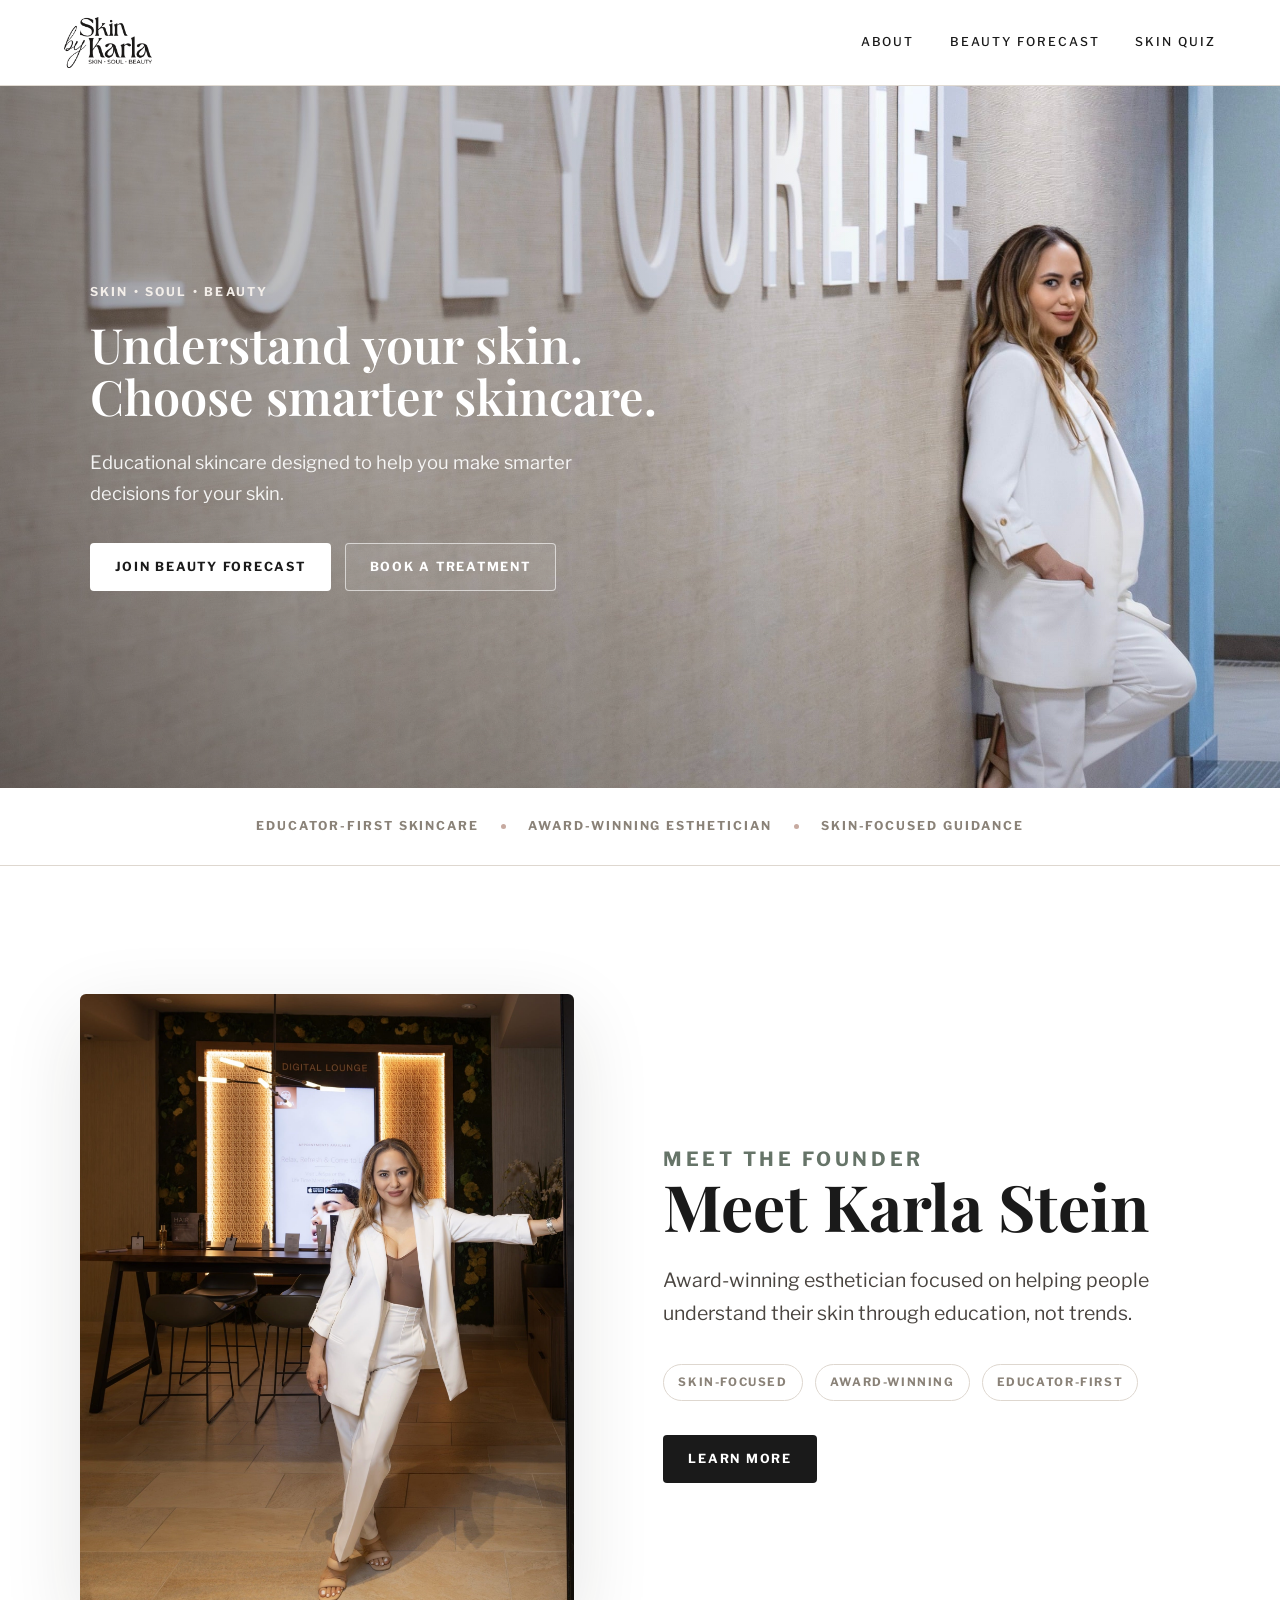
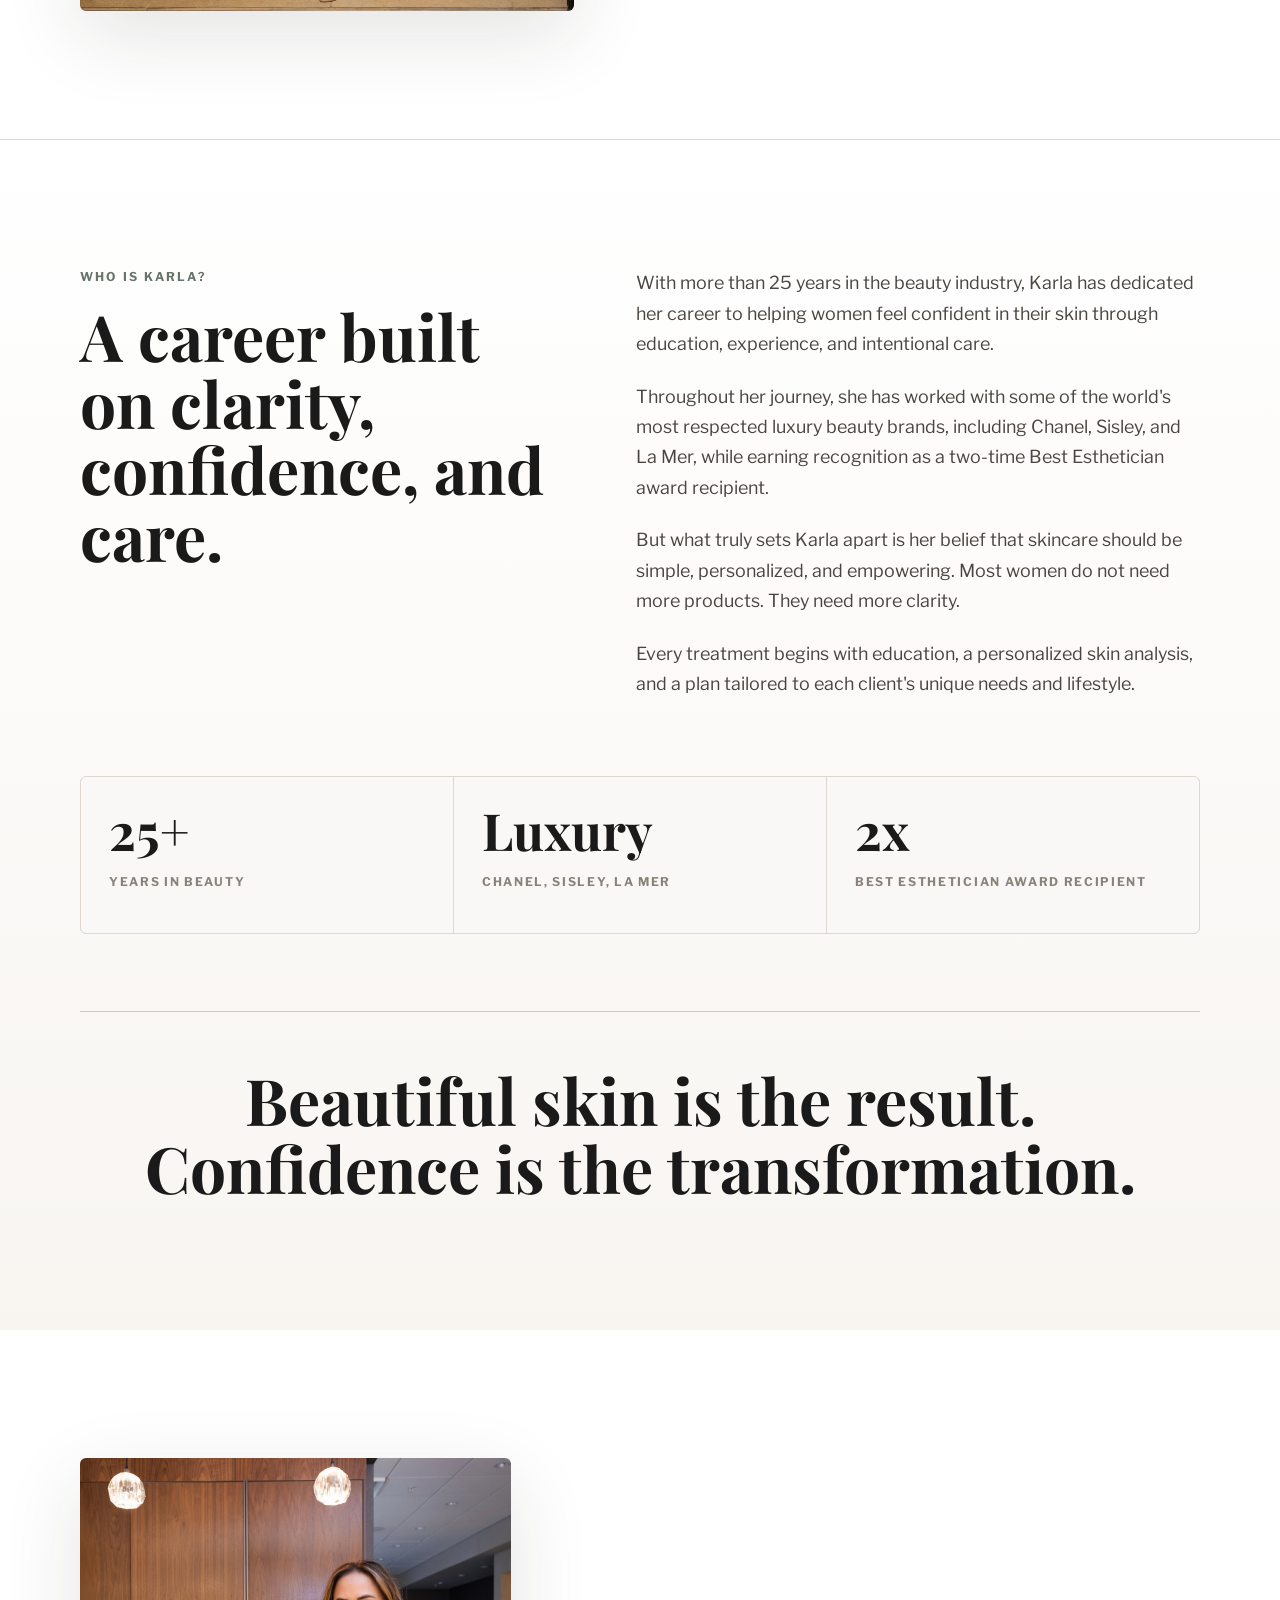
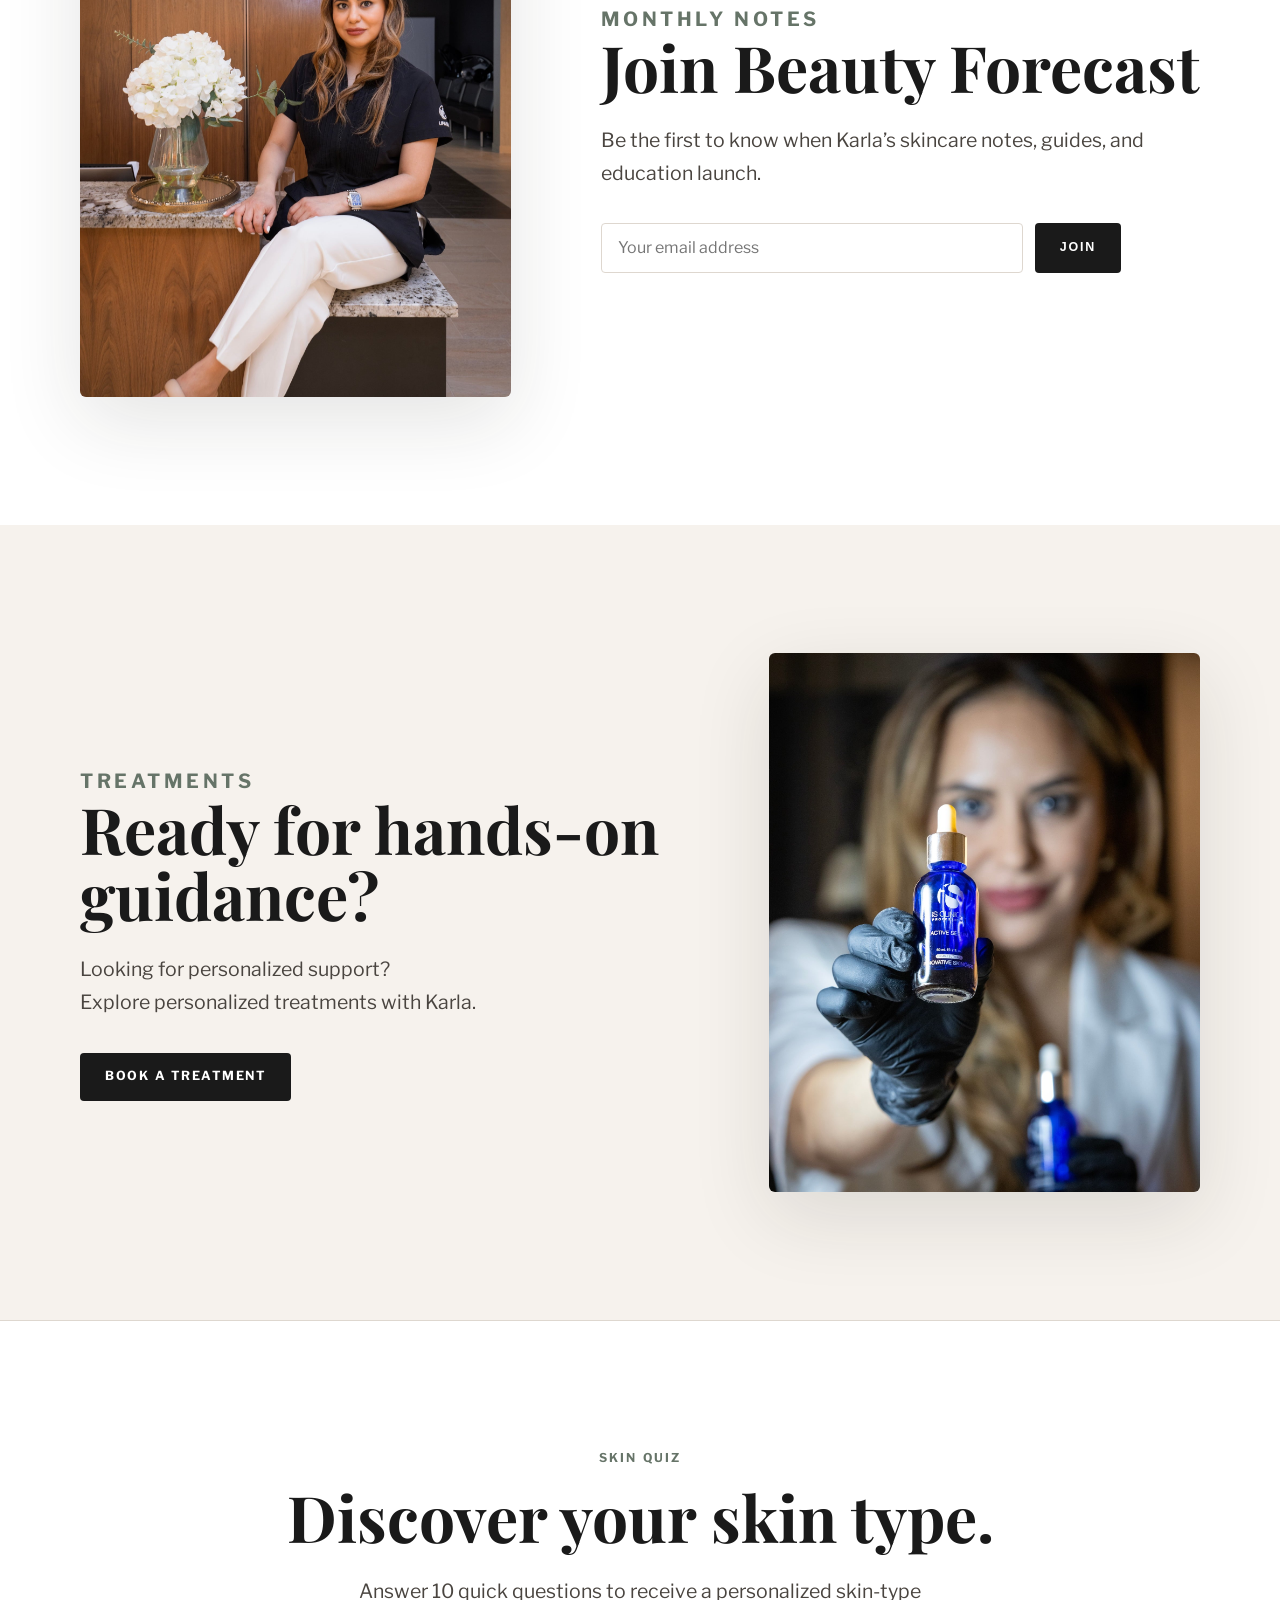
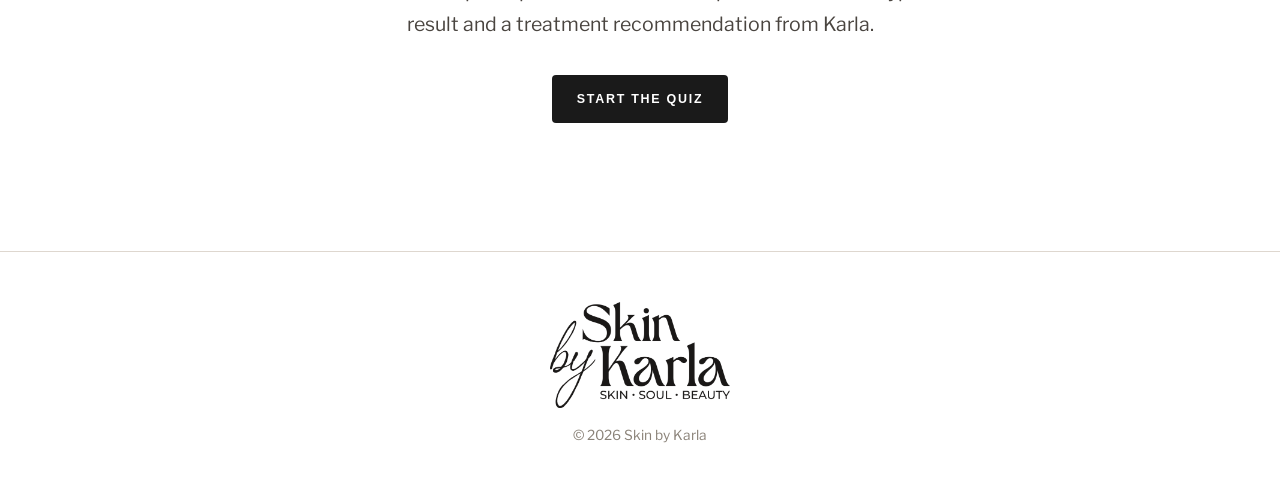
<file: index.html>
<!DOCTYPE html>
<html lang="en">
  <head>
    <meta charset="utf-8">
    <meta name="viewport" content="width=device-width, initial-scale=1">
    <title>Skin by Karla | Skincare Education & Treatments</title>
    <meta
      name="description"
      content="Discover personalized skincare education and treatments with award-winning esthetician Karla Stein. Understand your skin and choose smarter skincare.">
    <meta name="robots" content="index, follow">
    <meta name="theme-color" content="#ffffff">
    <link rel="canonical" href="https://skinbykarla.co/">
    <meta property="og:title" content="Skin by Karla | Skincare Education & Treatments">
    <meta
      property="og:description"
      content="Personalized skincare education and treatments from award-winning esthetician Karla Stein.">
    <meta property="og:type" content="website">
    <meta property="og:site_name" content="Skin by Karla">
    <meta property="og:locale" content="en_US">
    <meta
      property="og:url"
      content="https://skinbykarla.co/">
    <meta
      property="og:image"
      content="https://skinbykarla.co/assets/images/logo-skin-by-karla.png">
    <meta property="og:image:secure_url" content="https://skinbykarla.co/assets/images/logo-skin-by-karla.png">
    <meta property="og:image:type" content="image/png">
    <meta property="og:image:width" content="2400">
    <meta property="og:image:height" content="1414">
    <meta property="og:image:alt" content="Skin by Karla logo">
    <meta name="twitter:card" content="summary_large_image">
    <meta name="twitter:title" content="Skin by Karla | Skincare Education & Treatments">
    <meta
      name="twitter:description"
      content="Personalized skincare education and treatments from award-winning esthetician Karla Stein.">
    <meta
      name="twitter:image"
      content="https://skinbykarla.co/assets/images/logo-skin-by-karla.png">
    <meta name="twitter:image:alt" content="Skin by Karla logo">
    <!-- Google tag (gtag.js) -->
    <script async src="https://www.googletagmanager.com/gtag/js?id=G-9XB6TM2RFM"></script>
    <script>
      window.dataLayer = window.dataLayer || [];
      function gtag(){dataLayer.push(arguments);}
      gtag("js", new Date());
      gtag("config", "G-9XB6TM2RFM");
    </script>
    <script type="application/ld+json">
      {
        "@context": "https://schema.org",
        "@type": "WebSite",
        "name": "Skin by Karla",
        "url": "https://skinbykarla.co/",
        "description": "Personalized skincare education and treatments from award-winning esthetician Karla Stein."
      }
    </script>
    <link rel="icon" href="assets/images/logo-skin-by-karla.png">
    <link rel="preconnect" href="https://fonts.googleapis.com">
    <link rel="preconnect" href="https://fonts.gstatic.com" crossorigin>
    <link
      href="https://fonts.googleapis.com/css2?family=Libre+Franklin:wght@300;400;500;600;700&family=Playfair+Display:wght@500;600;700&display=swap"
      rel="stylesheet">
    <link rel="stylesheet" href="styles.css">
  </head>
  <body id="top">
    <a class="skip-link" href="#main-content">Skip to main content</a>

    <header class="site-header" data-header>
      <a class="brand" href="#top" aria-label="Skin by Karla home">
        <img
          src="assets/images/logo-skin-by-karla.png"
          alt="Skin by Karla logo"
          width="2400"
          height="1414"
          decoding="async">
      </a>

      <button
        class="menu-toggle"
        type="button"
        aria-label="Open navigation menu"
        aria-controls="primary-navigation"
        aria-expanded="false"
        data-menu-toggle
      >
        <span aria-hidden="true"></span>
        <span aria-hidden="true"></span>
        <span aria-hidden="true"></span>
      </button>

      <nav
        class="site-nav"
        id="primary-navigation"
        aria-label="Primary navigation"
        data-site-nav
      >
        <a href="#about">About</a>
        <a href="#beauty-forecast">Beauty Forecast</a>
        <a href="#skin-quiz">Skin Quiz</a>
      </nav>
    </header>

    <main id="main-content">
      <section class="hero" aria-labelledby="hero-title">
        <img
          class="hero-image"
          src="assets/images/hero-skincare.jpg"
          alt="Karla Stein standing inside a beauty studio"
          width="2400"
          height="2400"
          fetchpriority="high"
          decoding="async">
        <div class="hero-shade" aria-hidden="true"></div>
        <div class="hero-content">
          <p class="eyebrow">Skin &bull; Soul &bull; Beauty</p>
          <h1 id="hero-title" class="hero-statement">
            <span>Understand your skin.</span>
            <span>Choose smarter skincare.</span>
          </h1>
          <p class="hero-copy">
            Educational skincare designed to help you make smarter decisions for
            your skin.
          </p>
          <div class="hero-actions">
            <a class="button button-light" href="#beauty-forecast"
              >Join Beauty Forecast</a
            >
            <a
              class="button button-ghost"
              href="https://mysalon.biz/lifespa/karlaesti"
              target="_blank"
              rel="noopener noreferrer"
            >
              Book a Treatment
            </a>
          </div>
        </div>
      </section>

      <section class="intro-strip" aria-label="Skin by Karla focus areas">
        <p>Educator-first skincare</p>
        <span aria-hidden="true"></span>
        <p>Award-winning esthetician</p>
        <span aria-hidden="true"></span>
        <p>Skin-focused guidance</p>
      </section>

      <section
        class="section about-section"
        id="about"
        aria-labelledby="about-title"
      >
        <div class="section-inner about-grid">
          <div class="portrait-wrap">
            <img
              src="assets/images/karla-portrait.jpg"
              alt="Portrait of Karla Stein in a white suit"
              width="2400"
              height="2400"
              loading="lazy"
              decoding="async">
          </div>

          <div class="about-copy">
            <p class="section-kicker">Meet the founder</p>
            <h2 id="about-title">Meet Karla Stein</h2>
            <p>
              Award-winning esthetician focused on helping people understand
              their skin through education, not trends.
            </p>
            <div class="mini-stats">
              <span>Skin-focused</span>
              <span>Award-winning</span>
              <span>Educator-first</span>
            </div>
            <a class="button button-dark" href="#who-is-karla">Learn More</a>
          </div>
        </div>
      </section>

      <section
        class="section who-section"
        id="who-is-karla"
        aria-labelledby="who-title"
      >
        <div class="section-inner who-grid">
          <div class="who-heading">
            <p class="section-kicker">Who is Karla?</p>
            <h2 id="who-title">
              A career built on clarity, confidence, and care.
            </h2>
          </div>

          <div class="who-copy">
            <p>
              With more than 25 years in the beauty industry, Karla has
              dedicated her career to helping women feel confident in their skin
              through education, experience, and intentional care.
            </p>
            <p>
              Throughout her journey, she has worked with some of the world's
              most respected luxury beauty brands, including Chanel, Sisley, and
              La Mer, while earning recognition as a two-time Best Esthetician
              award recipient.
            </p>
            <p>
              But what truly sets Karla apart is her belief that skincare should
              be simple, personalized, and empowering. Most women do not need
              more products. They need more clarity.
            </p>
            <p>
              Every treatment begins with education, a personalized skin
              analysis, and a plan tailored to each client's unique needs and
              lifestyle.
            </p>
          </div>

          <div class="credential-row">
            <article>
              <span>25+</span>
              <p>Years in beauty</p>
            </article>
            <article>
              <span>Luxury</span>
              <p>Chanel, Sisley, La Mer</p>
            </article>
            <article>
              <span>2x</span>
              <p>Best Esthetician award recipient</p>
            </article>
          </div>

          <blockquote class="who-quote">
            <p>Beautiful skin is the result.</p>
            <p>Confidence is the transformation.</p>
          </blockquote>
        </div>
      </section>

      <section
        class="section newsletter-section"
        id="beauty-forecast"
        aria-labelledby="newsletter-title"
      >
        <div class="section-inner newsletter-grid">
          <div class="newsletter-image">
            <img
              src="assets/images/skincare-detail.jpg"
              alt="Skincare products and treatment details"
              width="1600"
              height="2399"
              loading="lazy"
              decoding="async">
          </div>
          <div class="newsletter-copy">
            <p class="section-kicker">Monthly notes</p>
            <h2 id="newsletter-title">Join Beauty Forecast</h2>
            <p>
              Be the first to know when Karla’s skincare notes, guides, and
              education launch.
            </p>
            <form
              class="newsletter-form"
              data-newsletter-form
              data-endpoint="https://script.google.com/macros/s/AKfycbxmXfuXjiAd_5YG6H7_9rWgk7DNp2kNjNkBtG9LeeHBE-XN_zCs5z6Lpof_6eBXzzg4WA/exec"
            >
              <label class="sr-only" for="email">Your email address</label>
              <input
                id="email"
                name="email"
                type="email"
                placeholder="Your email address"
                autocomplete="email"
                inputmode="email"
                required>
              <label class="honeypot" aria-hidden="true">
                Website
                <input
                  name="website"
                  type="text"
                  tabindex="-1"
                  autocomplete="off">
              </label>
              <button class="button button-dark" type="submit">Join</button>
            </form>
            <p class="form-success" data-newsletter-success hidden>
              You’re on the list. We’ll be in touch soon.
            </p>
            <p class="form-error" data-newsletter-error hidden>
              Something went wrong. Please try again.
            </p>
          </div>
        </div>
      </section>

      <section
        class="section treatment-section"
        aria-labelledby="treatments-title"
      >
        <div class="section-inner treatment-grid">
          <div class="treatment-copy">
            <p class="section-kicker">Treatments</p>
            <h2 id="treatments-title">Ready for hands-on guidance?</h2>
            <p>
              Looking for personalized support?<br>
              Explore personalized treatments with Karla.
            </p>
            <a
              class="button button-dark"
              href="https://mysalon.biz/lifespa/karlaesti"
              target="_blank"
              rel="noopener noreferrer"
            >
              Book a Treatment
            </a>
          </div>
          <div class="treatment-image">
            <img
              src="assets/images/treatment-room.jpg"
              alt="Interior view of Karla's treatment studio"
              width="1600"
              height="2399"
              loading="lazy"
              decoding="async">
          </div>
        </div>
      </section>

      <section
        class="section quiz-section"
        id="skin-quiz"
        aria-labelledby="quiz-title"
        data-skin-quiz
      >
        <div class="section-inner quiz-shell">
          <div class="quiz-intro" data-quiz-intro>
            <p class="section-kicker">Skin Quiz</p>
            <h2 id="quiz-title">Discover your skin type.</h2>
            <p>
              Answer 10 quick questions to receive a personalized skin-type
              result and a treatment recommendation from Karla.
            </p>
            <button class="button button-dark" type="button" data-quiz-start>
              Start the Quiz
            </button>
          </div>

          <div class="quiz-panel" data-quiz-questions hidden>
            <div class="quiz-progress">
              <p data-quiz-progress>Question 1 of 10</p>
              <progress value="1" max="10" data-quiz-progress-bar></progress>
            </div>
            <h3 data-quiz-question></h3>
            <div class="quiz-choices" data-quiz-choices></div>
          </div>

          <div class="quiz-result" data-quiz-result hidden aria-live="polite">
            <p class="section-kicker">Your result</p>
            <h2 data-quiz-result-title></h2>
            <p data-quiz-result-copy></p>
            <a
              class="button button-dark"
              href="https://mysalon.biz/lifespa/karlaesti"
              target="_blank"
              rel="noopener noreferrer"
            >
              Book a Treatment for your skin type
            </a>
            <button class="quiz-restart" type="button" data-quiz-restart>
              Take the quiz again
            </button>
          </div>
        </div>
      </section>
    </main>

    <footer class="site-footer">
      <img
        src="assets/images/logo-skin-by-karla.png"
        alt="Skin by Karla"
        width="2400"
        height="1414"
        loading="lazy"
        decoding="async">
      <p>&copy; 2026 Skin by Karla</p>
    </footer>

    <script src="script.js"></script>
  </body>
</html>
</file>
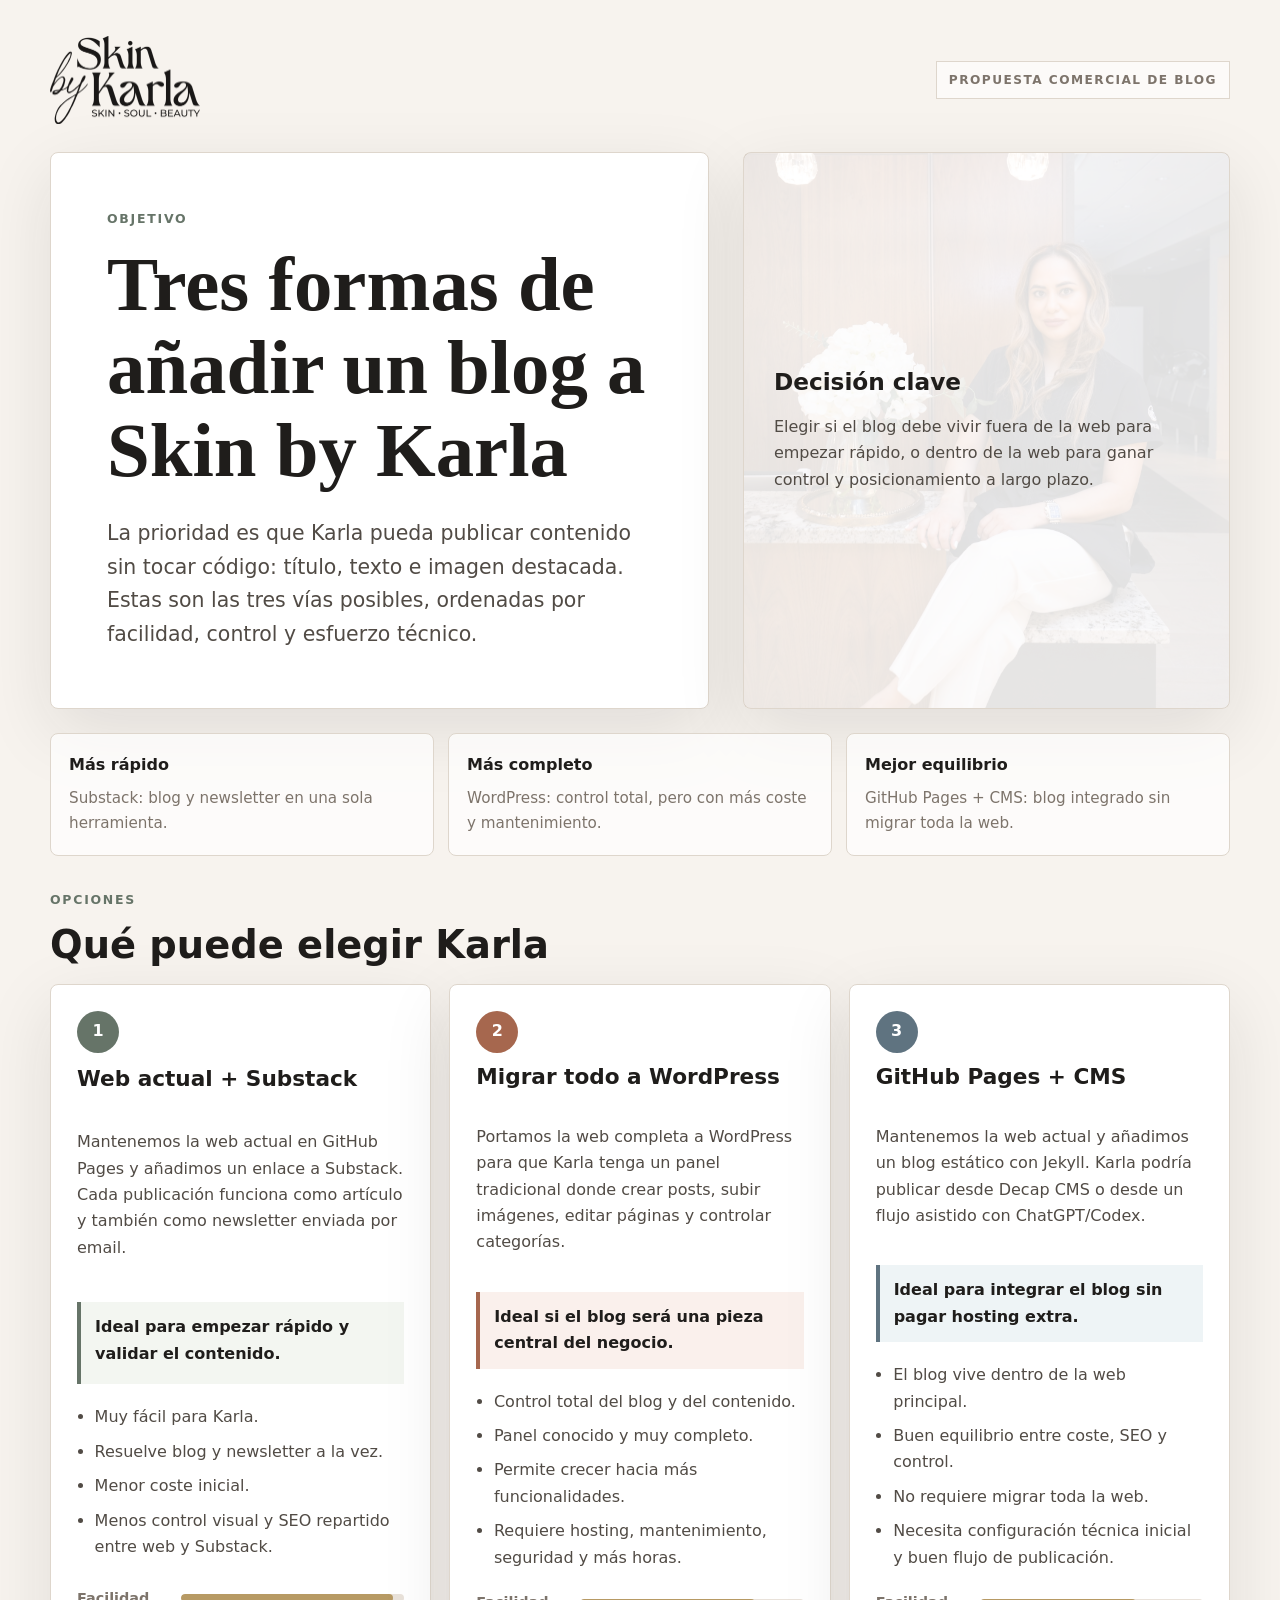
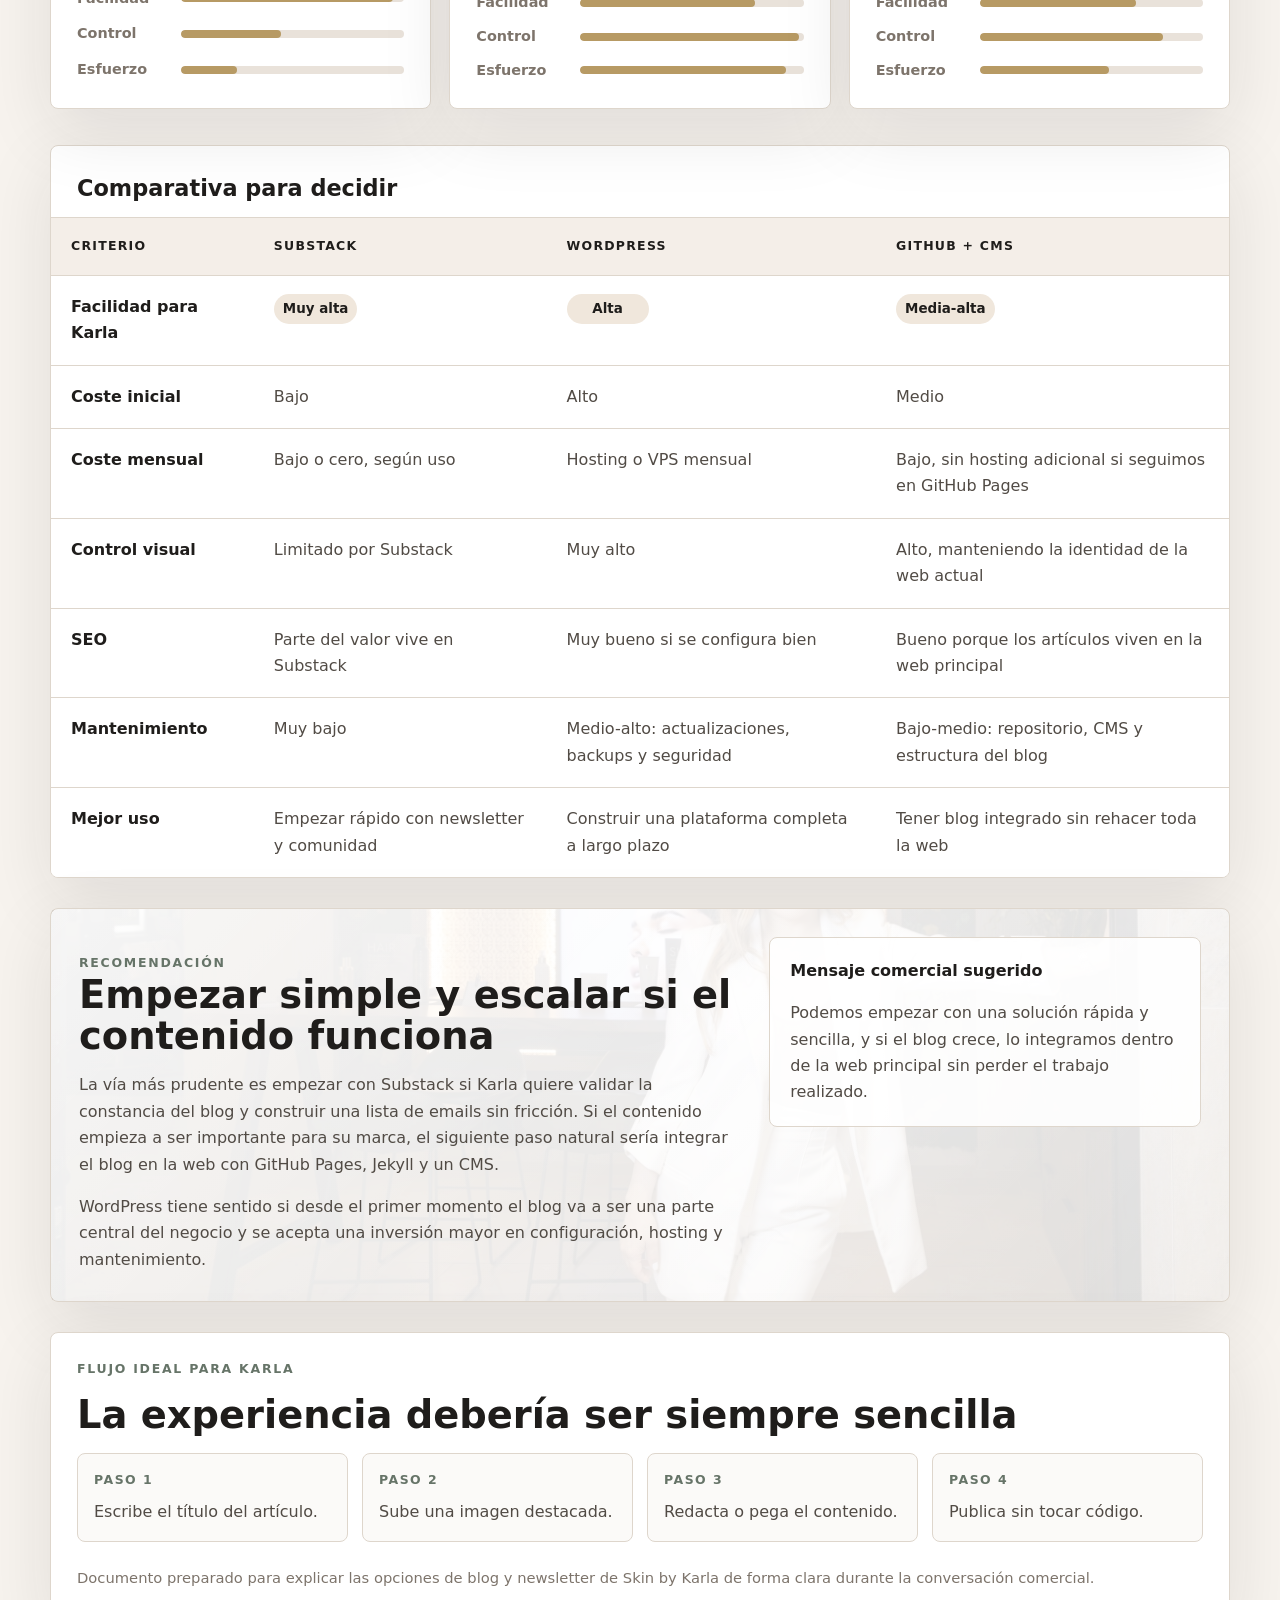
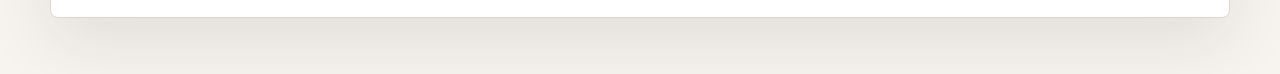
<file: options.html>
<!DOCTYPE html>
<html lang="es">
  <head>
    <meta charset="utf-8">
    <meta name="viewport" content="width=device-width, initial-scale=1">
    <title>Propuesta de Blog | Skin by Karla</title>
    <style>
      :root {
        --ink: #1f1d1b;
        --text: #514b45;
        --muted: #7d746b;
        --paper: #ffffff;
        --soft: #f7f3ee;
        --line: #ded6cc;
        --sage: #667468;
        --rose: #c7aaa0;
        --clay: #a6674e;
        --blue: #5f7380;
        --gold: #b79a64;
        --shadow: 0 22px 70px rgba(31, 29, 27, 0.1);
      }

      * {
        box-sizing: border-box;
      }

      body {
        margin: 0;
        color: var(--text);
        background: var(--soft);
        font-family:
          Inter,
          ui-sans-serif,
          system-ui,
          -apple-system,
          BlinkMacSystemFont,
          "Segoe UI",
          sans-serif;
        font-size: 16px;
        line-height: 1.65;
      }

      img {
        display: block;
        max-width: 100%;
        height: auto;
      }

      .page {
        width: min(1180px, calc(100% - 32px));
        margin: 0 auto;
        padding: 36px 0 56px;
      }

      .topbar {
        display: flex;
        align-items: center;
        justify-content: space-between;
        gap: 24px;
        margin-bottom: 28px;
      }

      .brand {
        width: 150px;
      }

      .tag {
        padding: 8px 12px;
        border: 1px solid var(--line);
        color: var(--muted);
        background: rgba(255, 255, 255, 0.62);
        font-size: 0.76rem;
        font-weight: 700;
        letter-spacing: 0.12em;
        text-transform: uppercase;
      }

      .hero {
        display: grid;
        grid-template-columns: minmax(0, 1.15fr) minmax(280px, 0.85fr);
        gap: 34px;
        align-items: stretch;
        margin-bottom: 24px;
      }

      .hero-main,
      .hero-note,
      .option-card,
      .table-wrap,
      .recommendation,
      .process {
        border: 1px solid var(--line);
        border-radius: 8px;
        background: var(--paper);
        box-shadow: var(--shadow);
      }

      .hero-main {
        padding: clamp(28px, 5vw, 56px);
      }

      .eyebrow,
      .section-label {
        margin: 0 0 14px;
        color: var(--sage);
        font-size: 0.78rem;
        font-weight: 800;
        letter-spacing: 0.14em;
        text-transform: uppercase;
      }

      h1,
      h2,
      h3 {
        margin: 0;
        color: var(--ink);
        line-height: 1.08;
      }

      h1 {
        max-width: 760px;
        font-family: Georgia, "Times New Roman", serif;
        font-size: clamp(2.8rem, 6vw, 5.4rem);
        letter-spacing: 0;
      }

      h2 {
        font-size: clamp(1.7rem, 3vw, 2.4rem);
      }

      h3 {
        font-size: 1.35rem;
      }

      .lead {
        max-width: 760px;
        margin: 24px 0 0;
        color: var(--text);
        font-size: clamp(1.05rem, 2vw, 1.28rem);
      }

      .hero-note {
        display: grid;
        align-content: center;
        gap: 18px;
        padding: 30px;
        background:
          linear-gradient(rgba(255, 255, 255, 0.88), rgba(255, 255, 255, 0.88)),
          url("assets/images/skincare-detail.jpg") center / cover;
      }

      .hero-note strong {
        color: var(--ink);
        font-size: 1.45rem;
        line-height: 1.2;
      }

      .hero-note p {
        margin: 0;
      }

      .quick-summary {
        display: grid;
        grid-template-columns: repeat(3, minmax(0, 1fr));
        gap: 14px;
        margin-bottom: 34px;
      }

      .summary-item {
        padding: 18px;
        border: 1px solid var(--line);
        border-radius: 8px;
        background: rgba(255, 255, 255, 0.72);
      }

      .summary-item span {
        display: block;
        margin-bottom: 8px;
        color: var(--ink);
        font-weight: 800;
      }

      .summary-item p {
        margin: 0;
        color: var(--muted);
        font-size: 0.95rem;
      }

      .options {
        display: grid;
        grid-template-columns: repeat(3, minmax(0, 1fr));
        gap: 18px;
        margin: 18px 0 36px;
      }

      .option-card {
        display: grid;
        gap: 20px;
        padding: 26px;
      }

      .option-head {
        display: grid;
        gap: 12px;
      }

      .option-number {
        display: inline-grid;
        place-items: center;
        width: 42px;
        height: 42px;
        border-radius: 50%;
        color: var(--paper);
        background: var(--sage);
        font-weight: 800;
      }

      .option-card:nth-child(2) .option-number {
        background: var(--clay);
      }

      .option-card:nth-child(3) .option-number {
        background: var(--blue);
      }

      .best-for {
        padding: 12px 14px;
        border-left: 4px solid var(--sage);
        color: var(--ink);
        background: #f3f6f1;
        font-weight: 700;
      }

      .option-card:nth-child(2) .best-for {
        border-left-color: var(--clay);
        background: #faf0ec;
      }

      .option-card:nth-child(3) .best-for {
        border-left-color: var(--blue);
        background: #eef4f6;
      }

      ul {
        margin: 0;
        padding-left: 1.1rem;
      }

      li + li {
        margin-top: 8px;
      }

      .metrics {
        display: grid;
        gap: 10px;
      }

      .metric {
        display: grid;
        grid-template-columns: 92px 1fr;
        gap: 12px;
        align-items: center;
        color: var(--muted);
        font-size: 0.9rem;
        font-weight: 700;
      }

      .bar {
        height: 8px;
        overflow: hidden;
        border-radius: 99px;
        background: #e9e2da;
      }

      .bar span {
        display: block;
        height: 100%;
        border-radius: inherit;
        background: var(--gold);
      }

      .fill-25 {
        width: 25%;
      }

      .fill-45 {
        width: 45%;
      }

      .fill-58 {
        width: 58%;
      }

      .fill-70 {
        width: 70%;
      }

      .fill-78 {
        width: 78%;
      }

      .fill-82 {
        width: 82%;
      }

      .fill-92 {
        width: 92%;
      }

      .fill-95 {
        width: 95%;
      }

      .fill-98 {
        width: 98%;
      }

      .table-wrap {
        margin-bottom: 30px;
        overflow: hidden;
      }

      table {
        width: 100%;
        border-collapse: collapse;
        background: var(--paper);
      }

      caption {
        padding: 24px 26px 10px;
        color: var(--ink);
        font-size: 1.4rem;
        font-weight: 800;
        text-align: left;
      }

      th,
      td {
        padding: 18px 20px;
        border-top: 1px solid var(--line);
        text-align: left;
        vertical-align: top;
      }

      th {
        color: var(--ink);
        background: #f4eee8;
        font-size: 0.78rem;
        letter-spacing: 0.1em;
        text-transform: uppercase;
      }

      td:first-child {
        color: var(--ink);
        font-weight: 800;
      }

      .score {
        display: inline-flex;
        min-width: 82px;
        justify-content: center;
        padding: 4px 9px;
        border-radius: 99px;
        background: #f0e7dc;
        color: var(--ink);
        font-size: 0.84rem;
        font-weight: 800;
      }

      .recommendation {
        display: grid;
        grid-template-columns: minmax(0, 1fr) minmax(260px, 0.65fr);
        gap: 26px;
        padding: 28px;
        margin-bottom: 30px;
        background:
          linear-gradient(
            135deg,
            rgba(255, 255, 255, 0.96),
            rgba(255, 255, 255, 0.86)
          ),
          url("assets/images/karla-portrait.jpg") right center / cover;
      }

      .recommendation p {
        margin: 16px 0 0;
      }

      .decision-box {
        align-self: start;
        padding: 20px;
        border: 1px solid var(--line);
        border-radius: 8px;
        background: rgba(255, 255, 255, 0.9);
      }

      .decision-box strong {
        display: block;
        margin-bottom: 10px;
        color: var(--ink);
      }

      .process {
        padding: 26px;
      }

      .steps {
        display: grid;
        grid-template-columns: repeat(4, minmax(0, 1fr));
        gap: 14px;
        margin-top: 18px;
      }

      .step {
        padding: 16px;
        border: 1px solid var(--line);
        border-radius: 8px;
        background: #fbfaf8;
      }

      .step span {
        display: block;
        margin-bottom: 8px;
        color: var(--sage);
        font-size: 0.78rem;
        font-weight: 900;
        letter-spacing: 0.12em;
        text-transform: uppercase;
      }

      .step p {
        margin: 0;
      }

      .footer-note {
        margin: 24px 0 0;
        color: var(--muted);
        font-size: 0.92rem;
      }

      @media (max-width: 900px) {
        .hero,
        .recommendation {
          grid-template-columns: 1fr;
        }

        .quick-summary,
        .options,
        .steps {
          grid-template-columns: 1fr;
        }

        .table-wrap {
          overflow-x: auto;
        }

        table {
          min-width: 820px;
        }
      }

      @media (max-width: 560px) {
        .page {
          width: min(100% - 24px, 1180px);
          padding-top: 20px;
        }

        .topbar {
          align-items: flex-start;
          flex-direction: column;
        }

        .brand {
          width: 128px;
        }

        .hero-main,
        .hero-note,
        .option-card,
        .recommendation,
        .process {
          padding: 22px;
        }
      }

      @media print {
        body {
          background: var(--paper);
        }

        .page {
          width: 100%;
          padding: 0;
        }

        .hero-main,
        .hero-note,
        .option-card,
        .table-wrap,
        .recommendation,
        .process {
          box-shadow: none;
        }
      }
    </style>
  </head>
  <body>
    <main class="page">
      <header class="topbar">
        <img
          class="brand"
          src="assets/images/logo-skin-by-karla.png"
          alt="Skin by Karla"
          width="2400"
          height="1414">
        <div class="tag">Propuesta comercial de blog</div>
      </header>

      <section class="hero" aria-labelledby="proposal-title">
        <div class="hero-main">
          <p class="eyebrow">Objetivo</p>
          <h1 id="proposal-title">Tres formas de añadir un blog a Skin by Karla</h1>
          <p class="lead">
            La prioridad es que Karla pueda publicar contenido sin tocar código:
            título, texto e imagen destacada. Estas son las tres vías posibles,
            ordenadas por facilidad, control y esfuerzo técnico.
          </p>
        </div>

        <div class="hero-note">
          <strong>Decisión clave</strong>
          <p>
            Elegir si el blog debe vivir fuera de la web para empezar rápido, o
            dentro de la web para ganar control y posicionamiento a largo plazo.
          </p>
        </div>
      </section>

      <section class="quick-summary" aria-label="Resumen rápido">
        <div class="summary-item">
          <span>Más rápido</span>
          <p>Substack: blog y newsletter en una sola herramienta.</p>
        </div>
        <div class="summary-item">
          <span>Más completo</span>
          <p>WordPress: control total, pero con más coste y mantenimiento.</p>
        </div>
        <div class="summary-item">
          <span>Mejor equilibrio</span>
          <p>GitHub Pages + CMS: blog integrado sin migrar toda la web.</p>
        </div>
      </section>

      <section aria-labelledby="options-title">
        <p class="section-label">Opciones</p>
        <h2 id="options-title">Qué puede elegir Karla</h2>

        <div class="options">
          <article class="option-card">
            <div class="option-head">
              <span class="option-number">1</span>
              <h3>Web actual + Substack</h3>
            </div>
            <p>
              Mantenemos la web actual en GitHub Pages y añadimos un enlace a
              Substack. Cada publicación funciona como artículo y también como
              newsletter enviada por email.
            </p>
            <div class="best-for">
              Ideal para empezar rápido y validar el contenido.
            </div>
            <ul>
              <li>Muy fácil para Karla.</li>
              <li>Resuelve blog y newsletter a la vez.</li>
              <li>Menor coste inicial.</li>
              <li>
                Menos control visual y SEO repartido entre web y Substack.
              </li>
            </ul>
            <div
              class="metrics"
              role="group"
              aria-label="Puntuaciones Substack"
            >
              <div class="metric">
                Facilidad
                <div class="bar"><span class="fill-95"></span></div>
              </div>
              <div class="metric">
                Control
                <div class="bar"><span class="fill-45"></span></div>
              </div>
              <div class="metric">
                Esfuerzo
                <div class="bar"><span class="fill-25"></span></div>
              </div>
            </div>
          </article>

          <article class="option-card">
            <div class="option-head">
              <span class="option-number">2</span>
              <h3>Migrar todo a WordPress</h3>
            </div>
            <p>
              Portamos la web completa a WordPress para que Karla tenga un panel
              tradicional donde crear posts, subir imágenes, editar páginas y
              controlar categorías.
            </p>
            <div class="best-for">
              Ideal si el blog será una pieza central del negocio.
            </div>
            <ul>
              <li>Control total del blog y del contenido.</li>
              <li>Panel conocido y muy completo.</li>
              <li>Permite crecer hacia más funcionalidades.</li>
              <li>Requiere hosting, mantenimiento, seguridad y más horas.</li>
            </ul>
            <div
              class="metrics"
              role="group"
              aria-label="Puntuaciones WordPress"
            >
              <div class="metric">
                Facilidad
                <div class="bar"><span class="fill-78"></span></div>
              </div>
              <div class="metric">
                Control
                <div class="bar"><span class="fill-98"></span></div>
              </div>
              <div class="metric">
                Esfuerzo
                <div class="bar"><span class="fill-92"></span></div>
              </div>
            </div>
          </article>

          <article class="option-card">
            <div class="option-head">
              <span class="option-number">3</span>
              <h3>GitHub Pages + CMS</h3>
            </div>
            <p>
              Mantenemos la web actual y añadimos un blog estático con Jekyll.
              Karla podría publicar desde Decap CMS o desde un flujo asistido
              con ChatGPT/Codex.
            </p>
            <div class="best-for">
              Ideal para integrar el blog sin pagar hosting extra.
            </div>
            <ul>
              <li>El blog vive dentro de la web principal.</li>
              <li>Buen equilibrio entre coste, SEO y control.</li>
              <li>No requiere migrar toda la web.</li>
              <li>
                Necesita configuración técnica inicial y buen flujo de
                publicación.
              </li>
            </ul>
            <div
              class="metrics"
              role="group"
              aria-label="Puntuaciones GitHub Pages y CMS"
            >
              <div class="metric">
                Facilidad
                <div class="bar"><span class="fill-70"></span></div>
              </div>
              <div class="metric">
                Control
                <div class="bar"><span class="fill-82"></span></div>
              </div>
              <div class="metric">
                Esfuerzo
                <div class="bar"><span class="fill-58"></span></div>
              </div>
            </div>
          </article>
        </div>
      </section>

      <section class="table-wrap" aria-labelledby="comparison-title">
        <table>
          <caption id="comparison-title">
            Comparativa para decidir
          </caption>
          <thead>
            <tr>
              <th>Criterio</th>
              <th>Substack</th>
              <th>WordPress</th>
              <th>GitHub + CMS</th>
            </tr>
          </thead>
          <tbody>
            <tr>
              <td>Facilidad para Karla</td>
              <td><span class="score">Muy alta</span></td>
              <td><span class="score">Alta</span></td>
              <td><span class="score">Media-alta</span></td>
            </tr>
            <tr>
              <td>Coste inicial</td>
              <td>Bajo</td>
              <td>Alto</td>
              <td>Medio</td>
            </tr>
            <tr>
              <td>Coste mensual</td>
              <td>Bajo o cero, según uso</td>
              <td>Hosting o VPS mensual</td>
              <td>Bajo, sin hosting adicional si seguimos en GitHub Pages</td>
            </tr>
            <tr>
              <td>Control visual</td>
              <td>Limitado por Substack</td>
              <td>Muy alto</td>
              <td>Alto, manteniendo la identidad de la web actual</td>
            </tr>
            <tr>
              <td>SEO</td>
              <td>Parte del valor vive en Substack</td>
              <td>Muy bueno si se configura bien</td>
              <td>Bueno porque los artículos viven en la web principal</td>
            </tr>
            <tr>
              <td>Mantenimiento</td>
              <td>Muy bajo</td>
              <td>Medio-alto: actualizaciones, backups y seguridad</td>
              <td>Bajo-medio: repositorio, CMS y estructura del blog</td>
            </tr>
            <tr>
              <td>Mejor uso</td>
              <td>Empezar rápido con newsletter y comunidad</td>
              <td>Construir una plataforma completa a largo plazo</td>
              <td>Tener blog integrado sin rehacer toda la web</td>
            </tr>
          </tbody>
        </table>
      </section>

      <section class="recommendation" aria-labelledby="recommendation-title">
        <div>
          <p class="section-label">Recomendación</p>
          <h2 id="recommendation-title">
            Empezar simple y escalar si el contenido funciona
          </h2>
          <p>
            La vía más prudente es empezar con Substack si Karla quiere validar
            la constancia del blog y construir una lista de emails sin fricción.
            Si el contenido empieza a ser importante para su marca, el siguiente
            paso natural sería integrar el blog en la web con GitHub Pages,
            Jekyll y un CMS.
          </p>
          <p>
            WordPress tiene sentido si desde el primer momento el blog va a ser
            una parte central del negocio y se acepta una inversión mayor en
            configuración, hosting y mantenimiento.
          </p>
        </div>

        <div class="decision-box">
          <strong>Mensaje comercial sugerido</strong>
          <p>
            Podemos empezar con una solución rápida y sencilla, y si el blog
            crece, lo integramos dentro de la web principal sin perder el
            trabajo realizado.
          </p>
        </div>
      </section>

      <section class="process" aria-labelledby="process-title">
        <p class="section-label">Flujo ideal para Karla</p>
        <h2 id="process-title">La experiencia debería ser siempre sencilla</h2>
        <div class="steps">
          <div class="step">
            <span>Paso 1</span>
            <p>Escribe el título del artículo.</p>
          </div>
          <div class="step">
            <span>Paso 2</span>
            <p>Sube una imagen destacada.</p>
          </div>
          <div class="step">
            <span>Paso 3</span>
            <p>Redacta o pega el contenido.</p>
          </div>
          <div class="step">
            <span>Paso 4</span>
            <p>Publica sin tocar código.</p>
          </div>
        </div>
        <p class="footer-note">
          Documento preparado para explicar las opciones de blog y newsletter de
          Skin by Karla de forma clara durante la conversación comercial.
        </p>
      </section>
    </main>
  </body>
</html>
</file>
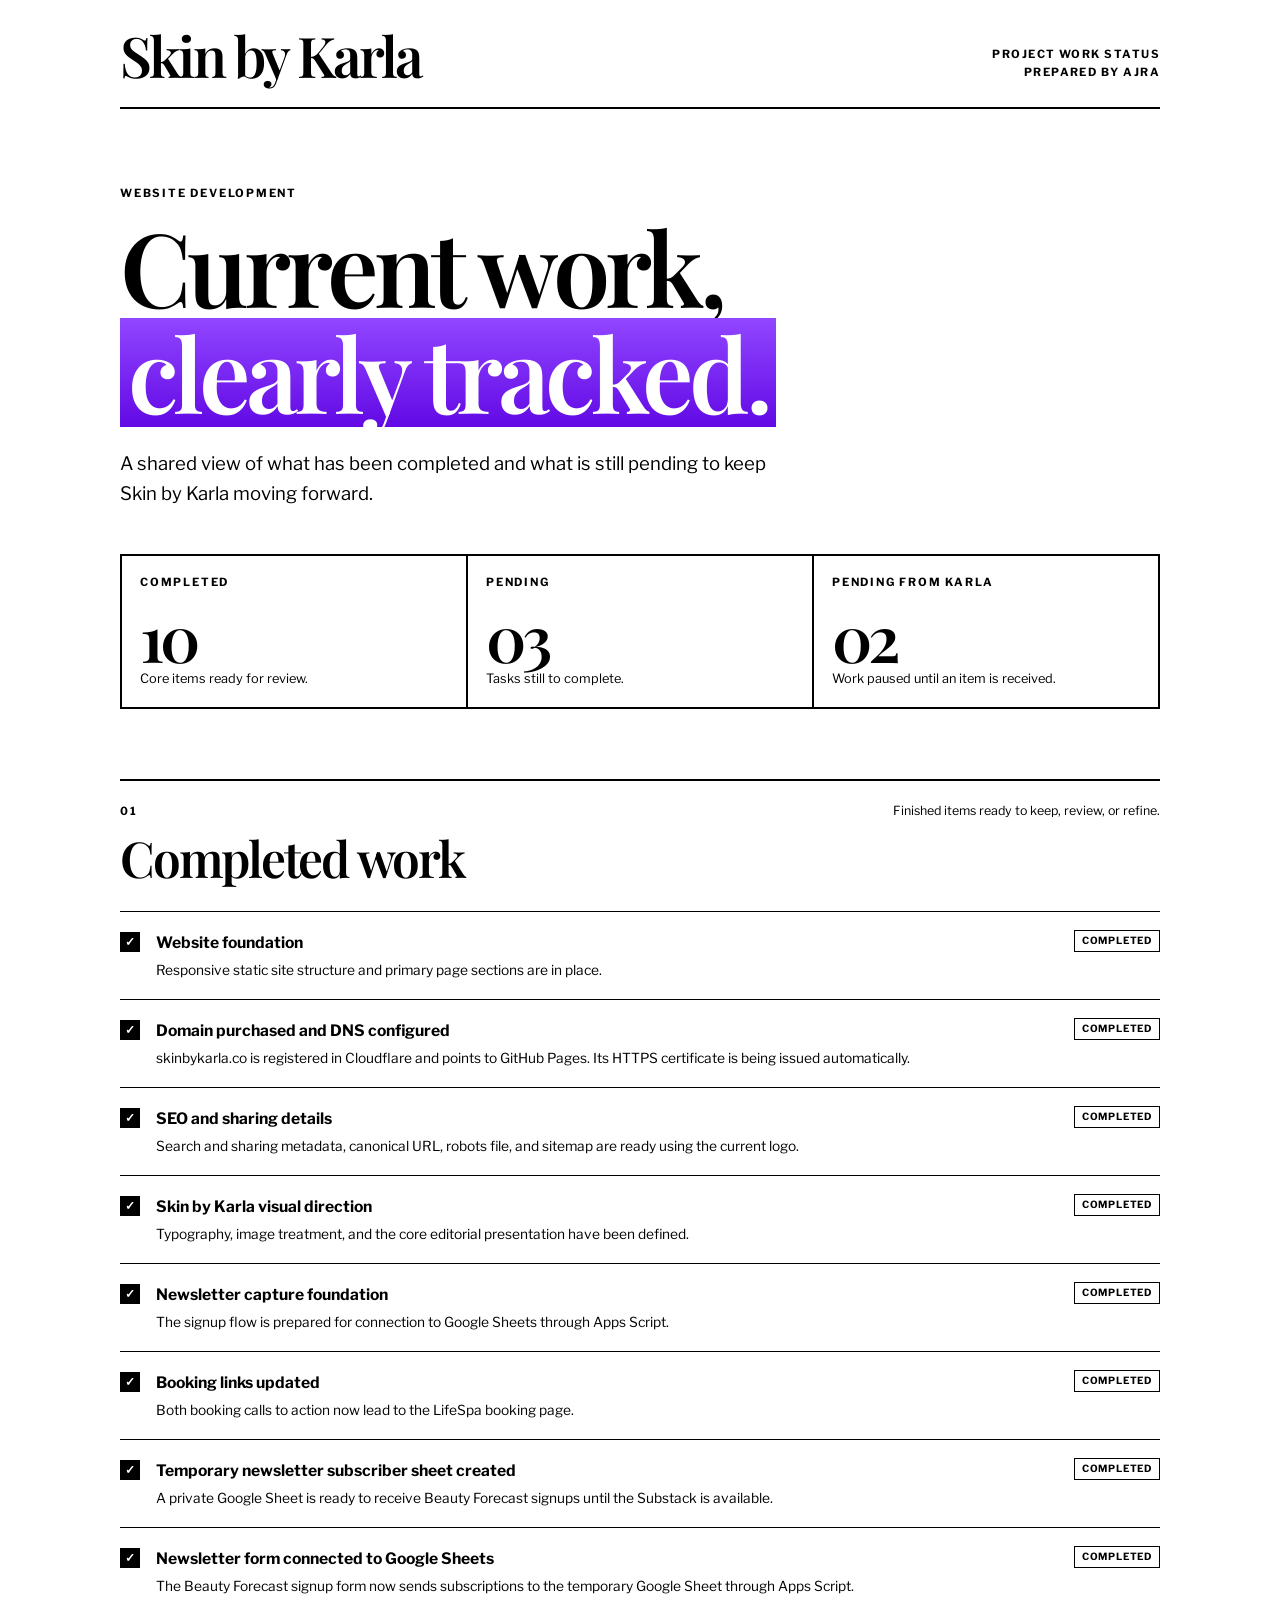
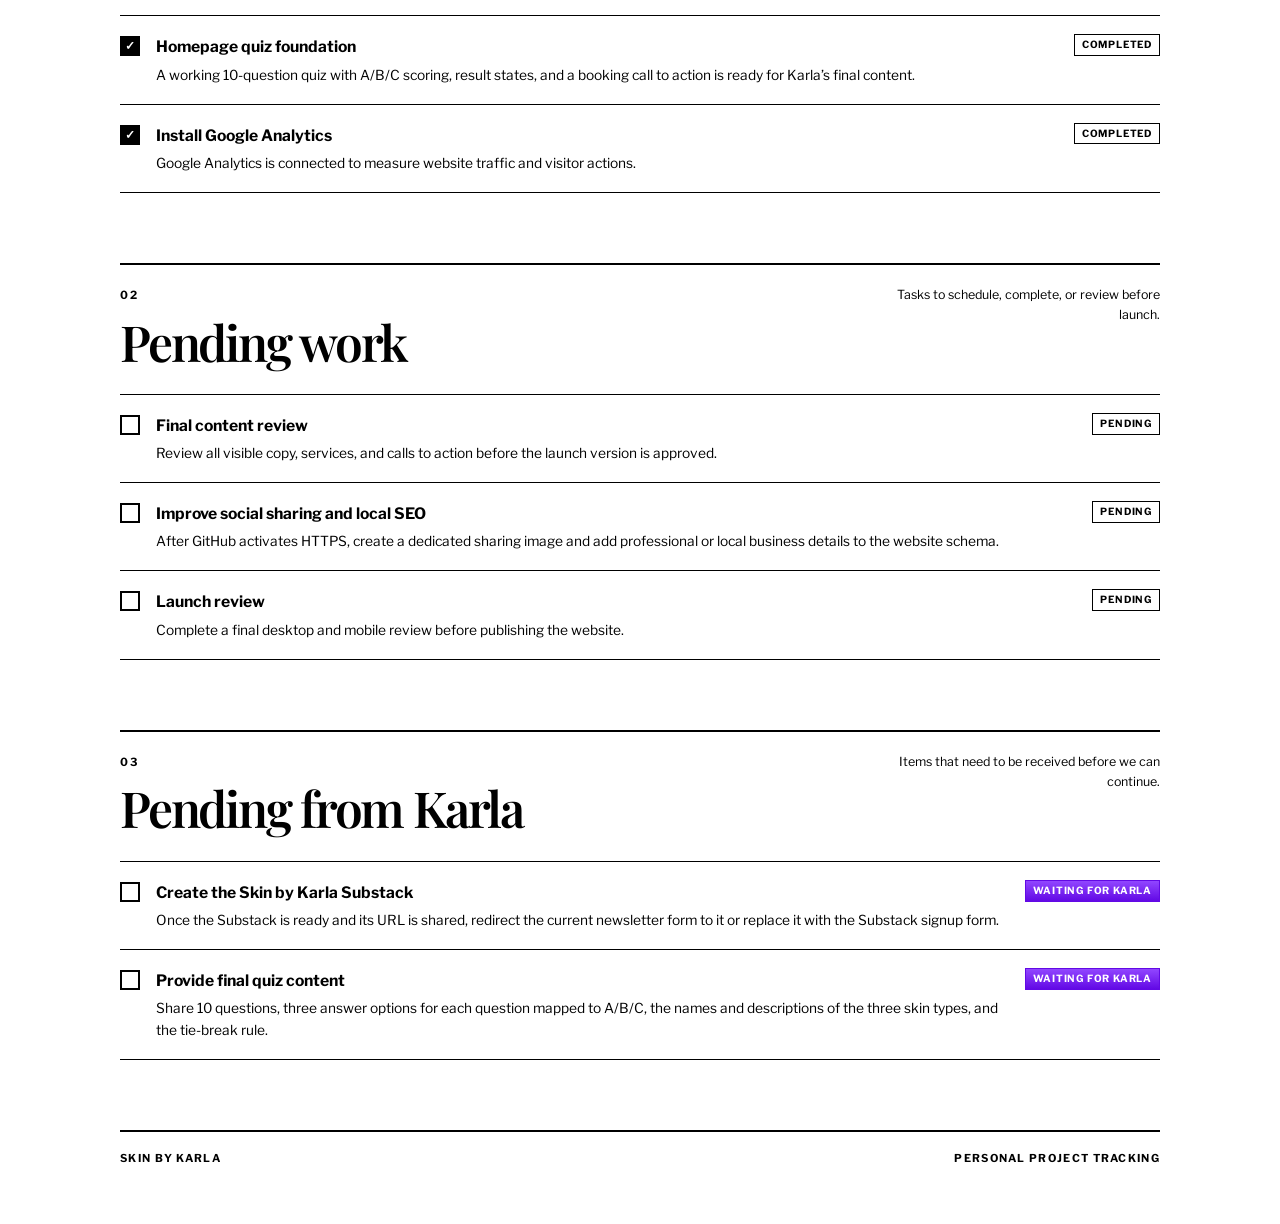
<file: work-status.html>
<!doctype html>
<html lang="en">
  <head>
    <meta charset="utf-8">
    <meta name="viewport" content="width=device-width, initial-scale=1">
    <meta name="robots" content="noindex, nofollow">
    <title>Skin by Karla | Work Status</title>
    <link rel="preconnect" href="https://fonts.googleapis.com">
    <link rel="preconnect" href="https://fonts.gstatic.com" crossorigin>
    <link
      href="https://fonts.googleapis.com/css2?family=Libre+Franklin:wght@400;500;600;700&family=Playfair+Display:wght@500;600;700&display=swap"
      rel="stylesheet">
    <style>
      :root {
        --black: #000;
        --white: #fff;
        --accent: linear-gradient(180deg, #9146ff 0%, #6209e5 100%);
        --serif: "Playfair Display", Georgia, serif;
        --sans: "Libre Franklin", Arial, sans-serif;
      }

      * {
        box-sizing: border-box;
      }

      html {
        background: var(--white);
        color: var(--black);
        font-family: var(--sans);
      }

      body {
        margin: 0;
        background: var(--white);
        color: var(--black);
        font-size: 16px;
        line-height: 1.6;
        -webkit-font-smoothing: antialiased;
      }

      a {
        color: var(--black);
        text-decoration-color: #6209e5;
        text-decoration-thickness: 2px;
        text-underline-offset: 3px;
      }

      a:hover,
      a:focus-visible {
        color: #6209e5;
      }

      .page {
        width: min(100% - 40px, 1040px);
        margin: 0 auto;
        padding: 28px 0 56px;
      }

      .header {
        display: flex;
        align-items: flex-end;
        justify-content: space-between;
        gap: 24px;
        padding-bottom: 26px;
        border-bottom: 2px solid var(--black);
      }

      .brand {
        margin: 0;
        font-family: var(--serif);
        font-size: clamp(2rem, 5vw, 3.5rem);
        font-weight: 600;
        letter-spacing: -0.05em;
        line-height: 0.95;
      }

      .meta {
        margin: 0;
        font-size: 0.7rem;
        font-weight: 700;
        letter-spacing: 0.13em;
        line-height: 1.55;
        text-align: right;
        text-transform: uppercase;
      }

      main {
        padding-top: clamp(36px, 7vw, 76px);
      }

      .eyebrow,
      .section-label {
        margin: 0 0 12px;
        font-size: 0.7rem;
        font-weight: 700;
        letter-spacing: 0.16em;
        text-transform: uppercase;
      }

      h1,
      h2,
      h3 {
        margin: 0;
        color: var(--black);
      }

      h1,
      h2 {
        font-family: var(--serif);
        font-weight: 600;
        letter-spacing: -0.045em;
        line-height: 1;
      }

      h1 {
        max-width: 800px;
        font-size: clamp(3rem, 8vw, 6.6rem);
      }

      h2 {
        font-size: clamp(2rem, 4vw, 3.1rem);
      }

      h3 {
        font-family: var(--sans);
        font-size: 0.78rem;
        font-weight: 700;
        letter-spacing: 0.1em;
        text-transform: uppercase;
      }

      .intro {
        max-width: 650px;
        margin: 22px 0 0;
        font-size: clamp(1rem, 1.7vw, 1.16rem);
      }

      .status-overview {
        display: grid;
        grid-template-columns: repeat(3, 1fr);
        margin: 46px 0 0;
        border-top: 2px solid var(--black);
        border-left: 2px solid var(--black);
      }

      .status-card {
        min-height: 150px;
        padding: 18px;
        border-right: 2px solid var(--black);
        border-bottom: 2px solid var(--black);
      }

      .status-card__value {
        display: block;
        margin: 18px 0 4px;
        font-family: var(--serif);
        font-size: clamp(2.8rem, 5vw, 4.5rem);
        font-weight: 600;
        letter-spacing: -0.06em;
        line-height: 0.85;
      }

      .status-card__copy {
        margin: 0;
        font-size: 0.8rem;
      }

      .highlight {
        display: inline-block;
        padding: 3px 8px 4px;
        color: var(--white);
        background: var(--accent);
      }

      .section {
        margin-top: 70px;
        padding-top: 20px;
        border-top: 2px solid var(--black);
      }

      .section-heading {
        display: flex;
        align-items: baseline;
        justify-content: space-between;
        gap: 24px;
        margin-bottom: 28px;
      }

      .section-note {
        max-width: 300px;
        margin: 0;
        font-size: 0.78rem;
        text-align: right;
      }

      .task-list {
        margin: 0;
        padding: 0;
        list-style: none;
        border-top: 1px solid var(--black);
      }

      .task {
        display: grid;
        grid-template-columns: auto minmax(0, 1fr) auto;
        gap: 16px;
        align-items: start;
        padding: 18px 0;
        border-bottom: 1px solid var(--black);
      }

      .task-marker {
        display: grid;
        place-items: center;
        width: 20px;
        height: 20px;
        margin-top: 2px;
        border: 2px solid var(--black);
        font-size: 0.75rem;
        font-weight: 700;
        line-height: 1;
      }

      .task--done .task-marker {
        color: var(--white);
        background: var(--black);
      }

      .task-title,
      .task-copy {
        margin: 0;
      }

      .task-title {
        font-size: 0.98rem;
        font-weight: 700;
      }

      .task-copy {
        margin-top: 4px;
        font-size: 0.86rem;
      }

      .task-status {
        padding: 4px 7px;
        border: 1px solid var(--black);
        font-size: 0.62rem;
        font-weight: 700;
        letter-spacing: 0.08em;
        line-height: 1.2;
        text-align: center;
        text-transform: uppercase;
        white-space: nowrap;
      }

      .task-status--client {
        color: var(--white);
        border-color: #6209e5;
        background: var(--accent);
      }

      .footer {
        display: flex;
        justify-content: space-between;
        gap: 20px;
        margin-top: 70px;
        padding-top: 18px;
        border-top: 2px solid var(--black);
        font-size: 0.68rem;
        font-weight: 700;
        letter-spacing: 0.12em;
        text-transform: uppercase;
      }

      @media (max-width: 700px) {
        .page {
          width: min(100% - 28px, 1040px);
          padding-top: 20px;
        }

        .header,
        .section-heading,
        .footer {
          align-items: flex-start;
          flex-direction: column;
        }

        .meta,
        .section-note {
          text-align: left;
        }

        .status-overview {
          grid-template-columns: 1fr;
        }

        .section {
          margin-top: 52px;
        }

        .task {
          grid-template-columns: auto minmax(0, 1fr);
        }

        .task-status {
          grid-column: 2;
          justify-self: start;
          margin-top: -8px;
        }
      }

      @media print {
        .page {
          width: auto;
          padding: 0;
        }

        .section {
          break-inside: avoid;
        }
      }
    </style>
  </head>
  <body>
    <div class="page">
      <header class="header">
        <p class="brand">Skin by Karla</p>
        <p class="meta">Project work status<br>Prepared by AJRA</p>
      </header>

      <main>
        <p class="eyebrow">Website development</p>
        <h1>Current work,<br><span class="highlight">clearly tracked.</span></h1>
        <p class="intro">
          A shared view of what has been completed and what is still pending to
          keep Skin by Karla moving forward.
        </p>

        <section class="status-overview" aria-label="Project overview">
          <article class="status-card">
            <p class="section-label">Completed</p>
            <strong class="status-card__value">10</strong>
            <p class="status-card__copy">Core items ready for review.</p>
          </article>
          <article class="status-card">
            <p class="section-label">Pending</p>
            <strong class="status-card__value">03</strong>
            <p class="status-card__copy">Tasks still to complete.</p>
          </article>
          <article class="status-card">
            <p class="section-label">Pending from Karla</p>
            <strong class="status-card__value">02</strong>
            <p class="status-card__copy">Work paused until an item is received.</p>
          </article>
        </section>

        <section class="section" aria-labelledby="completed-title">
          <div class="section-heading">
            <div>
              <p class="section-label">01</p>
              <h2 id="completed-title">Completed work</h2>
            </div>
            <p class="section-note">Finished items ready to keep, review, or refine.</p>
          </div>
          <ul class="task-list">
            <li class="task task--done">
              <span class="task-marker" aria-label="Completed">✓</span>
              <div>
                <p class="task-title">Website foundation</p>
                <p class="task-copy">Responsive static site structure and primary page sections are in place.</p>
              </div>
              <span class="task-status">Completed</span>
            </li>
            <li class="task task--done">
              <span class="task-marker" aria-label="Completed">✓</span>
              <div>
                <p class="task-title">Domain purchased and DNS configured</p>
                <p class="task-copy">skinbykarla.co is registered in Cloudflare and points to GitHub Pages. Its HTTPS certificate is being issued automatically.</p>
              </div>
              <span class="task-status">Completed</span>
            </li>
            <li class="task task--done">
              <span class="task-marker" aria-label="Completed">✓</span>
              <div>
                <p class="task-title">SEO and sharing details</p>
                <p class="task-copy">Search and sharing metadata, canonical URL, robots file, and sitemap are ready using the current logo.</p>
              </div>
              <span class="task-status">Completed</span>
            </li>
            <li class="task task--done">
              <span class="task-marker" aria-label="Completed">✓</span>
              <div>
                <p class="task-title">Skin by Karla visual direction</p>
                <p class="task-copy">Typography, image treatment, and the core editorial presentation have been defined.</p>
              </div>
              <span class="task-status">Completed</span>
            </li>
            <li class="task task--done">
              <span class="task-marker" aria-label="Completed">✓</span>
              <div>
                <p class="task-title">Newsletter capture foundation</p>
                <p class="task-copy">The signup flow is prepared for connection to Google Sheets through Apps Script.</p>
              </div>
              <span class="task-status">Completed</span>
            </li>
            <li class="task task--done">
              <span class="task-marker" aria-label="Completed">✓</span>
              <div>
                <p class="task-title">Booking links updated</p>
                <p class="task-copy">Both booking calls to action now lead to the LifeSpa booking page.</p>
              </div>
              <span class="task-status">Completed</span>
            </li>
            <li class="task task--done">
              <span class="task-marker" aria-label="Completed">✓</span>
              <div>
                <p class="task-title">Temporary newsletter subscriber sheet created</p>
                <p class="task-copy">A private Google Sheet is ready to receive Beauty Forecast signups until the Substack is available.</p>
              </div>
              <span class="task-status">Completed</span>
            </li>
            <li class="task task--done">
              <span class="task-marker" aria-label="Completed">✓</span>
              <div>
                <p class="task-title">Newsletter form connected to Google Sheets</p>
                <p class="task-copy">The Beauty Forecast signup form now sends subscriptions to the temporary Google Sheet through Apps Script.</p>
              </div>
              <span class="task-status">Completed</span>
            </li>
            <li class="task task--done">
              <span class="task-marker" aria-label="Completed">✓</span>
              <div>
                <p class="task-title">Homepage quiz foundation</p>
                <p class="task-copy">A working 10-question quiz with A/B/C scoring, result states, and a booking call to action is ready for Karla’s final content.</p>
              </div>
              <span class="task-status">Completed</span>
            </li>
            <li class="task task--done">
              <span class="task-marker" aria-label="Completed">✓</span>
              <div>
                <p class="task-title">Install Google Analytics</p>
                <p class="task-copy">Google Analytics is connected to measure website traffic and visitor actions.</p>
              </div>
              <span class="task-status">Completed</span>
            </li>
          </ul>
        </section>

        <section class="section" aria-labelledby="pending-title">
          <div class="section-heading">
            <div>
              <p class="section-label">02</p>
              <h2 id="pending-title">Pending work</h2>
            </div>
            <p class="section-note">Tasks to schedule, complete, or review before launch.</p>
          </div>
          <ul class="task-list">
            <li class="task">
              <span class="task-marker" aria-label="Pending"></span>
              <div>
                <p class="task-title">Final content review</p>
                <p class="task-copy">Review all visible copy, services, and calls to action before the launch version is approved.</p>
              </div>
              <span class="task-status">Pending</span>
            </li>
            <li class="task">
              <span class="task-marker" aria-label="Pending"></span>
              <div>
                <p class="task-title">Improve social sharing and local SEO</p>
                <p class="task-copy">After GitHub activates HTTPS, create a dedicated sharing image and add professional or local business details to the website schema.</p>
              </div>
              <span class="task-status">Pending</span>
            </li>
            <li class="task">
              <span class="task-marker" aria-label="Pending"></span>
              <div>
                <p class="task-title">Launch review</p>
                <p class="task-copy">Complete a final desktop and mobile review before publishing the website.</p>
              </div>
              <span class="task-status">Pending</span>
            </li>
          </ul>
        </section>

        <section class="section" aria-labelledby="karla-pending-title">
          <div class="section-heading">
            <div>
              <p class="section-label">03</p>
              <h2 id="karla-pending-title">Pending from Karla</h2>
            </div>
            <p class="section-note">Items that need to be received before we can continue.</p>
          </div>
          <ul class="task-list">
            <li class="task">
              <span class="task-marker" aria-label="Waiting for Karla"></span>
              <div>
                <p class="task-title">Create the Skin by Karla Substack</p>
                <p class="task-copy">Once the Substack is ready and its URL is shared, redirect the current newsletter form to it or replace it with the Substack signup form.</p>
              </div>
              <span class="task-status task-status--client">Waiting for Karla</span>
            </li>
            <li class="task">
              <span class="task-marker" aria-label="Waiting for Karla"></span>
              <div>
                <p class="task-title">Provide final quiz content</p>
                <p class="task-copy">Share 10 questions, three answer options for each question mapped to A/B/C, the names and descriptions of the three skin types, and the tie-break rule.</p>
              </div>
              <span class="task-status task-status--client">Waiting for Karla</span>
            </li>
          </ul>
        </section>

      </main>

      <footer class="footer">
        <span>Skin by Karla</span>
        <span>Personal project tracking</span>
      </footer>
    </div>
  </body>
</html>
</file>
<file: styles.css>
:root {
  --ink: #1a1a1a;
  --text: #4a4540;
  --muted: #8a8278;
  --line: #ded7cf;
  --paper: #ffffff;
  --soft: #f6f2ed;
  --sage: #667468;
  --rose: #c7aaa0;
  --shadow: 0 24px 80px rgba(35, 31, 28, 0.12);
  --header-height: 86px;
}

* {
  box-sizing: border-box;
}

html {
  scroll-behavior: smooth;
}

body {
  margin: 0;
  color: var(--text);
  background: var(--paper);
  font-family: "Libre Franklin", Arial, sans-serif;
  font-size: 16px;
  line-height: 1.7;
  letter-spacing: 0;
}

img {
  display: block;
  max-width: 100%;
  height: auto;
}

a {
  color: inherit;
  text-decoration: none;
}

.skip-link {
  position: fixed;
  top: 12px;
  left: 12px;
  z-index: 100;
  padding: 10px 14px;
  color: var(--paper);
  background: var(--ink);
  border-radius: 4px;
  font-size: 0.82rem;
  font-weight: 700;
  transform: translateY(-160%);
  transition: transform 180ms ease;
}

.skip-link:focus {
  transform: translateY(0);
}

.site-header {
  position: sticky;
  top: 0;
  z-index: 20;
  display: flex;
  align-items: center;
  justify-content: space-between;
  min-height: var(--header-height);
  padding: 16px clamp(20px, 5vw, 72px);
  background: rgba(255, 255, 255, 0.92);
  border-bottom: 1px solid rgba(222, 215, 207, 0.9);
  backdrop-filter: blur(16px);
  transition:
    box-shadow 180ms ease,
    min-height 180ms ease;
}

.site-header.is-scrolled {
  min-height: 74px;
  box-shadow: 0 16px 48px rgba(35, 31, 28, 0.08);
}

.brand {
  display: inline-flex;
  align-items: center;
  width: clamp(120px, 16vw, 190px);
}

.brand img {
  width: auto;
  max-width: 100%;
  height: 52px;
  object-fit: contain;
  object-position: left center;
}

.menu-toggle {
  display: none;
  align-items: center;
  justify-content: center;
  width: 44px;
  height: 44px;
  padding: 0;
  border: 0;
  border-radius: 4px;
  color: var(--ink);
  background: transparent;
  cursor: pointer;
}

.menu-toggle span {
  position: absolute;
  width: 20px;
  height: 2px;
  background: currentColor;
  transition:
    opacity 180ms ease,
    transform 180ms ease;
}

.menu-toggle span:nth-child(1) {
  transform: translateY(-6px);
}

.menu-toggle span:nth-child(3) {
  transform: translateY(6px);
}

.site-header.is-menu-open .menu-toggle span:nth-child(1) {
  transform: rotate(45deg);
}

.site-header.is-menu-open .menu-toggle span:nth-child(2) {
  opacity: 0;
}

.site-header.is-menu-open .menu-toggle span:nth-child(3) {
  transform: rotate(-45deg);
}

.site-nav {
  display: flex;
  align-items: center;
  gap: clamp(16px, 3vw, 36px);
  color: var(--ink);
  font-size: 0.76rem;
  font-weight: 500;
  letter-spacing: 0.16em;
  text-transform: uppercase;
}

.site-nav a {
  position: relative;
  padding: 10px 0;
}

.site-nav a::after {
  position: absolute;
  right: 0;
  bottom: 3px;
  left: 0;
  height: 1px;
  background: var(--sage);
  content: "";
  transform: scaleX(0);
  transform-origin: right;
  transition: transform 180ms ease;
}

.site-nav a:hover::after,
.site-nav a:focus-visible::after {
  transform: scaleX(1);
  transform-origin: left;
}

.hero {
  position: relative;
  isolation: isolate;
  display: flex;
  align-items: center;
  height: clamp(520px, 78svh, 760px);
  overflow: hidden;
}

.hero-image,
.hero-shade {
  position: absolute;
  inset: 0;
}

.hero-image {
  width: 100%;
  height: 100%;
  object-fit: cover;
  object-position: 58% center;
}

.hero-shade {
  background:
    linear-gradient(
      90deg,
      rgba(26, 26, 26, 0.42),
      rgba(26, 26, 26, 0.14) 44%,
      rgba(26, 26, 26, 0) 70%
    ),
    linear-gradient(0deg, rgba(26, 26, 26, 0.14), rgba(26, 26, 26, 0) 45%);
  z-index: 1;
}

.hero-content {
  position: relative;
  z-index: 2;
  width: min(880px, calc(100% - 40px));
  margin-left: clamp(20px, 7vw, 96px);
  padding: 48px 0;
  color: var(--paper);
}

.eyebrow,
.section-kicker {
  margin: 0 0 18px;
  color: var(--sage);
  font-size: 0.76rem;
  font-weight: 700;
  letter-spacing: 0.18em;
  line-height: 1.4;
  text-transform: uppercase;
}

.hero .eyebrow {
  color: #f3eee9;
}

h1,
h2,
h3 {
  margin: 0;
  color: var(--ink);
  font-family: "Playfair Display", Georgia, serif;
  font-weight: 700;
  line-height: 1.04;
}

h1 {
  color: var(--paper);
  font-size: clamp(3.9rem, 8vw, 7rem);
}

h2 {
  font-size: clamp(2.3rem, 5vw, 4.2rem);
}

h3 {
  font-size: clamp(1.45rem, 3vw, 2rem);
}

.hero-statement {
  max-width: 820px;
  margin: 18px 0 0;
  color: var(--paper);
  font-family: "Playfair Display", Georgia, serif;
  font-size: clamp(1.85rem, 3.8vw, 3.45rem);
  font-weight: 600;
  line-height: 1.08;
}

.hero-statement span {
  display: block;
  white-space: nowrap;
}

.hero-copy {
  max-width: 510px;
  margin: 24px 0 0;
  color: rgba(255, 255, 255, 0.9);
  font-size: clamp(1rem, 1.7vw, 1.15rem);
}

.hero-actions {
  display: flex;
  flex-wrap: wrap;
  gap: 14px;
  margin-top: 34px;
}

.button {
  display: inline-flex;
  align-items: center;
  justify-content: center;
  min-height: 48px;
  padding: 14px 24px;
  border: 1px solid transparent;
  border-radius: 4px;
  font-size: 0.78rem;
  font-weight: 700;
  letter-spacing: 0.14em;
  line-height: 1.2;
  text-align: center;
  text-transform: uppercase;
  transition:
    background 180ms ease,
    border-color 180ms ease,
    color 180ms ease,
    transform 180ms ease;
}

.button:hover,
.button:focus-visible {
  transform: translateY(-2px);
}

.button-light {
  color: var(--ink);
  background: var(--paper);
}

.button-light:hover,
.button-light:focus-visible {
  background: #f0e8e0;
}

.button-ghost {
  color: var(--paper);
  border-color: rgba(255, 255, 255, 0.6);
  background: rgba(255, 255, 255, 0.08);
}

.button-ghost:hover,
.button-ghost:focus-visible {
  border-color: var(--paper);
  background: rgba(255, 255, 255, 0.16);
}

.button-dark {
  color: var(--paper);
  background: var(--ink);
}

.button-dark:hover,
.button-dark:focus-visible {
  background: var(--sage);
}

.intro-strip {
  display: flex;
  flex-wrap: wrap;
  align-items: center;
  justify-content: center;
  gap: 14px 22px;
  min-height: 78px;
  padding: 20px;
  color: var(--muted);
  background: var(--paper);
  border-bottom: 1px solid var(--line);
  font-size: 0.76rem;
  font-weight: 700;
  letter-spacing: 0.16em;
  text-align: center;
  text-transform: uppercase;
}

.intro-strip p {
  margin: 0;
}

.intro-strip span {
  width: 5px;
  height: 5px;
  border-radius: 50%;
  background: var(--rose);
}

.section {
  padding: clamp(76px, 10vw, 136px) clamp(20px, 5vw, 72px);
}

.section-inner {
  width: min(1120px, 100%);
  margin: 0 auto;
}

.centered {
  text-align: center;
}

.about-grid,
.newsletter-grid,
.treatment-grid {
  display: grid;
  grid-template-columns: minmax(0, 0.92fr) minmax(0, 1fr);
  gap: clamp(38px, 7vw, 92px);
  align-items: center;
}

.portrait-wrap,
.newsletter-image,
.treatment-image {
  overflow: hidden;
  border-radius: 6px;
  background: var(--soft);
  box-shadow: var(--shadow);
}

.portrait-wrap img,
.newsletter-image img,
.treatment-image img {
  width: 100%;
  height: 100%;
  min-height: 520px;
  object-fit: cover;
}

.portrait-wrap img {
  aspect-ratio: 4 / 5;
  object-position: 58% center;
}

.about-copy p,
.newsletter-copy p,
.treatment-copy p {
  max-width: 580px;
  margin: 24px 0 0;
  font-size: clamp(1.03rem, 1.7vw, 1.22rem);
}

.mini-stats {
  display: flex;
  flex-wrap: wrap;
  gap: 12px;
  margin: 34px 0 0;
}

.mini-stats span {
  display: inline-flex;
  align-items: center;
  min-height: 36px;
  padding: 8px 14px;
  border: 1px solid var(--line);
  border-radius: 999px;
  color: var(--muted);
  background: var(--paper);
  font-size: 0.72rem;
  font-weight: 700;
  letter-spacing: 0.14em;
  text-transform: uppercase;
}

.about-copy .button,
.newsletter-copy .button,
.treatment-copy .button {
  margin-top: 34px;
}

.who-section {
  background: linear-gradient(180deg, #ffffff 0%, #f8f5f1 100%);
  border-top: 1px solid var(--line);
}

.who-grid {
  display: grid;
  grid-template-columns: minmax(0, 0.85fr) minmax(0, 1fr);
  gap: clamp(36px, 6vw, 78px);
  align-items: start;
}

.who-copy p {
  margin: 0;
  font-size: clamp(1rem, 1.45vw, 1.12rem);
}

.who-copy p + p {
  margin-top: 22px;
}

.credential-row {
  grid-column: 1 / -1;
  display: grid;
  grid-template-columns: repeat(3, minmax(0, 1fr));
  gap: 1px;
  overflow: hidden;
  border: 1px solid var(--line);
  border-radius: 6px;
  background: var(--line);
}

.credential-row article {
  min-height: 156px;
  padding: 28px;
  background: rgba(255, 255, 255, 0.82);
}

.credential-row span {
  display: block;
  color: var(--ink);
  font-family: "Playfair Display", Georgia, serif;
  font-size: clamp(2.1rem, 4vw, 3.6rem);
  font-weight: 700;
  line-height: 1;
}

.credential-row p {
  margin: 16px 0 0;
  color: var(--muted);
  font-size: 0.75rem;
  font-weight: 700;
  letter-spacing: 0.14em;
  line-height: 1.5;
  text-transform: uppercase;
}

.who-quote {
  grid-column: 1 / -1;
  margin: 0;
  padding: clamp(30px, 5vw, 54px) 0 0;
  border-top: 1px solid rgba(102, 116, 104, 0.34);
  text-align: center;
}

.who-quote p {
  margin: 0;
  color: var(--ink);
  font-family: "Playfair Display", Georgia, serif;
  font-size: clamp(2rem, 5vw, 4.4rem);
  font-weight: 700;
  line-height: 1.06;
}

.treatment-section {
  background: var(--soft);
}

.newsletter-grid {
  grid-template-columns: minmax(260px, 0.72fr) minmax(0, 1fr);
}

.newsletter-image img {
  aspect-ratio: 4 / 5;
  object-position: center;
}

.newsletter-form {
  display: flex;
  gap: 12px;
  width: min(520px, 100%);
  margin-top: 32px;
}

.newsletter-form input {
  width: 100%;
  min-height: 50px;
  padding: 0 16px;
  border: 1px solid var(--line);
  border-radius: 4px;
  color: var(--ink);
  background: var(--paper);
  font: inherit;
}

.newsletter-form input:focus {
  border-color: var(--sage);
  outline: 3px solid rgba(102, 116, 104, 0.16);
}

.honeypot {
  position: absolute;
  left: -9999px;
  width: 1px;
  height: 1px;
  overflow: hidden;
}

.newsletter-form .button {
  margin: 0;
  white-space: nowrap;
}

.form-note,
.form-success,
.form-error {
  color: var(--muted);
  font-size: 0.86rem;
}

.form-success {
  color: var(--sage);
  font-weight: 700;
}

.form-error {
  color: #9b3f32;
  font-weight: 700;
}

.treatment-grid {
  grid-template-columns: minmax(0, 1fr) minmax(260px, 0.72fr);
}

.treatment-image img {
  aspect-ratio: 4 / 5;
  object-position: center;
}

.quiz-section {
  background: var(--paper);
  border-top: 1px solid var(--line);
}

.quiz-shell {
  max-width: 780px;
}

.quiz-intro,
.quiz-result {
  text-align: center;
}

.quiz-intro > p:not(.section-kicker),
.quiz-result > p:not(.section-kicker) {
  max-width: 600px;
  margin: 24px auto 0;
  font-size: clamp(1.03rem, 1.7vw, 1.22rem);
}

.quiz-intro .button,
.quiz-result .button {
  margin-top: 34px;
}

.quiz-panel {
  padding: clamp(28px, 5vw, 52px);
  border: 1px solid var(--line);
  border-radius: 6px;
  background: var(--paper);
  box-shadow: var(--shadow);
}

.quiz-progress {
  display: flex;
  align-items: center;
  gap: 16px;
  margin-bottom: 30px;
}

.quiz-progress p {
  flex: 0 0 auto;
  margin: 0;
  color: var(--muted);
  font-size: 0.72rem;
  font-weight: 700;
  letter-spacing: 0.14em;
  text-transform: uppercase;
}

.quiz-progress progress {
  width: 100%;
  height: 6px;
  appearance: none;
  border: 0;
  border-radius: 999px;
  overflow: hidden;
}

.quiz-progress progress::-webkit-progress-bar {
  background: var(--soft);
}

.quiz-progress progress::-webkit-progress-value {
  background: var(--sage);
}

.quiz-progress progress::-moz-progress-bar {
  background: var(--sage);
}

.quiz-panel h3 {
  max-width: 620px;
  font-size: clamp(1.7rem, 3.2vw, 2.5rem);
}

.quiz-choices {
  display: grid;
  gap: 12px;
  margin-top: 30px;
}

.quiz-choice {
  display: flex;
  align-items: center;
  justify-content: space-between;
  gap: 20px;
  width: 100%;
  min-height: 68px;
  padding: 18px 20px;
  border: 1px solid var(--line);
  border-radius: 4px;
  color: var(--ink);
  background: var(--paper);
  cursor: pointer;
  font: inherit;
  font-weight: 600;
  text-align: left;
  transition:
    border-color 180ms ease,
    background 180ms ease,
    transform 180ms ease;
}

.quiz-choice::after {
  color: var(--sage);
  content: "→";
  font-size: 1.25rem;
}

.quiz-choice:hover,
.quiz-choice:focus-visible {
  border-color: var(--sage);
  background: var(--soft);
  outline: 0;
  transform: translateX(4px);
}

.quiz-result {
  padding: clamp(36px, 6vw, 64px) 20px;
}

.quiz-restart {
  display: block;
  margin: 22px auto 0;
  padding: 0;
  border: 0;
  color: var(--muted);
  background: transparent;
  cursor: pointer;
  font: inherit;
  font-size: 0.8rem;
  font-weight: 700;
  text-decoration: underline;
  text-underline-offset: 4px;
}

.site-footer {
  display: grid;
  place-items: center;
  gap: 16px;
  padding: 50px 20px;
  border-top: 1px solid var(--line);
  text-align: center;
}

.site-footer img {
  width: min(180px, 54vw);
}

.site-footer p {
  margin: 0;
  color: var(--muted);
  font-size: 0.86rem;
}

.sr-only {
  position: absolute;
  width: 1px;
  height: 1px;
  padding: 0;
  overflow: hidden;
  clip: rect(0, 0, 0, 0);
  white-space: nowrap;
  border: 0;
}

@media (max-width: 900px) {
  :root {
    --header-height: 76px;
  }

  .site-header {
    align-items: flex-start;
    gap: 12px;
    padding: 14px 20px;
  }

  .brand {
    width: 132px;
  }

  .site-nav {
    flex-wrap: wrap;
    justify-content: flex-end;
    gap: 6px 16px;
    max-width: 58vw;
    font-size: 0.68rem;
  }

  .hero {
    min-height: clamp(500px, 72svh, 680px);
  }

  .hero-image {
    object-position: 72% center;
  }

  .hero-content {
    width: min(720px, calc(100% - 40px));
    margin: 0 auto;
  }

  .hero-shade {
    background:
      linear-gradient(
        90deg,
        rgba(26, 26, 26, 0.3),
        rgba(26, 26, 26, 0.1) 58%,
        rgba(26, 26, 26, 0)
      ),
      linear-gradient(0deg, rgba(26, 26, 26, 0.1), rgba(26, 26, 26, 0) 48%);
  }

  .about-grid,
  .newsletter-grid,
  .treatment-grid,
  .who-grid {
    grid-template-columns: 1fr;
  }

  .newsletter-image,
  .treatment-image {
    order: -1;
  }

  .portrait-wrap img,
  .newsletter-image img,
  .treatment-image img {
    min-height: auto;
    max-height: 640px;
  }

}

@media (max-width: 760px) {
  .site-header {
    align-items: center;
  }

  .menu-toggle {
    position: relative;
    display: inline-flex;
  }

  .site-nav {
    position: absolute;
    top: 100%;
    right: 0;
    left: 0;
    display: none;
    grid-template-columns: 1fr;
    gap: 0;
    max-width: none;
    overflow: hidden;
    border: 0;
    border-radius: 0;
    background: rgba(255, 255, 255, 0.98);
    box-shadow: 0 22px 60px rgba(35, 31, 28, 0.12);
  }

  .site-header.is-menu-open .site-nav {
    display: grid;
  }

  .site-nav a {
    padding: 16px 18px;
    font-size: 0.76rem;
    text-align: center;
  }

  .site-nav a::after {
    display: none;
  }
}

@media (max-width: 560px) {
  .site-header {
    position: sticky;
    min-height: auto;
  }

  .site-nav {
    width: auto;
  }

  .hero {
    min-height: 640px;
  }

  .hero-image {
    object-position: 84% center;
  }

  .hero-content {
    align-self: end;
    padding-bottom: 48px;
  }

  h1 {
    font-size: clamp(3.25rem, 19vw, 5rem);
  }

  .hero-statement {
    font-size: 1.9rem;
  }

  .hero-actions,
  .newsletter-form {
    flex-direction: column;
  }

  .button,
  .newsletter-form .button {
    width: 100%;
  }

  .intro-strip {
    align-items: stretch;
    flex-direction: column;
    gap: 10px;
  }

  .intro-strip span {
    display: none;
  }

  .mini-stats {
    flex-direction: column;
  }

  .mini-stats span {
    justify-content: center;
  }

  .credential-row {
    grid-template-columns: 1fr;
  }

  .credential-row article {
    min-height: auto;
    padding: 24px;
    text-align: center;
  }

  .quiz-progress {
    align-items: flex-start;
    flex-direction: column;
  }
}

@media (max-width: 430px) {
  .hero-statement {
    font-size: 1.75rem;
  }
}

@media (max-width: 360px) {
  .hero-statement {
    font-size: 1.38rem;
  }
}
</file>
